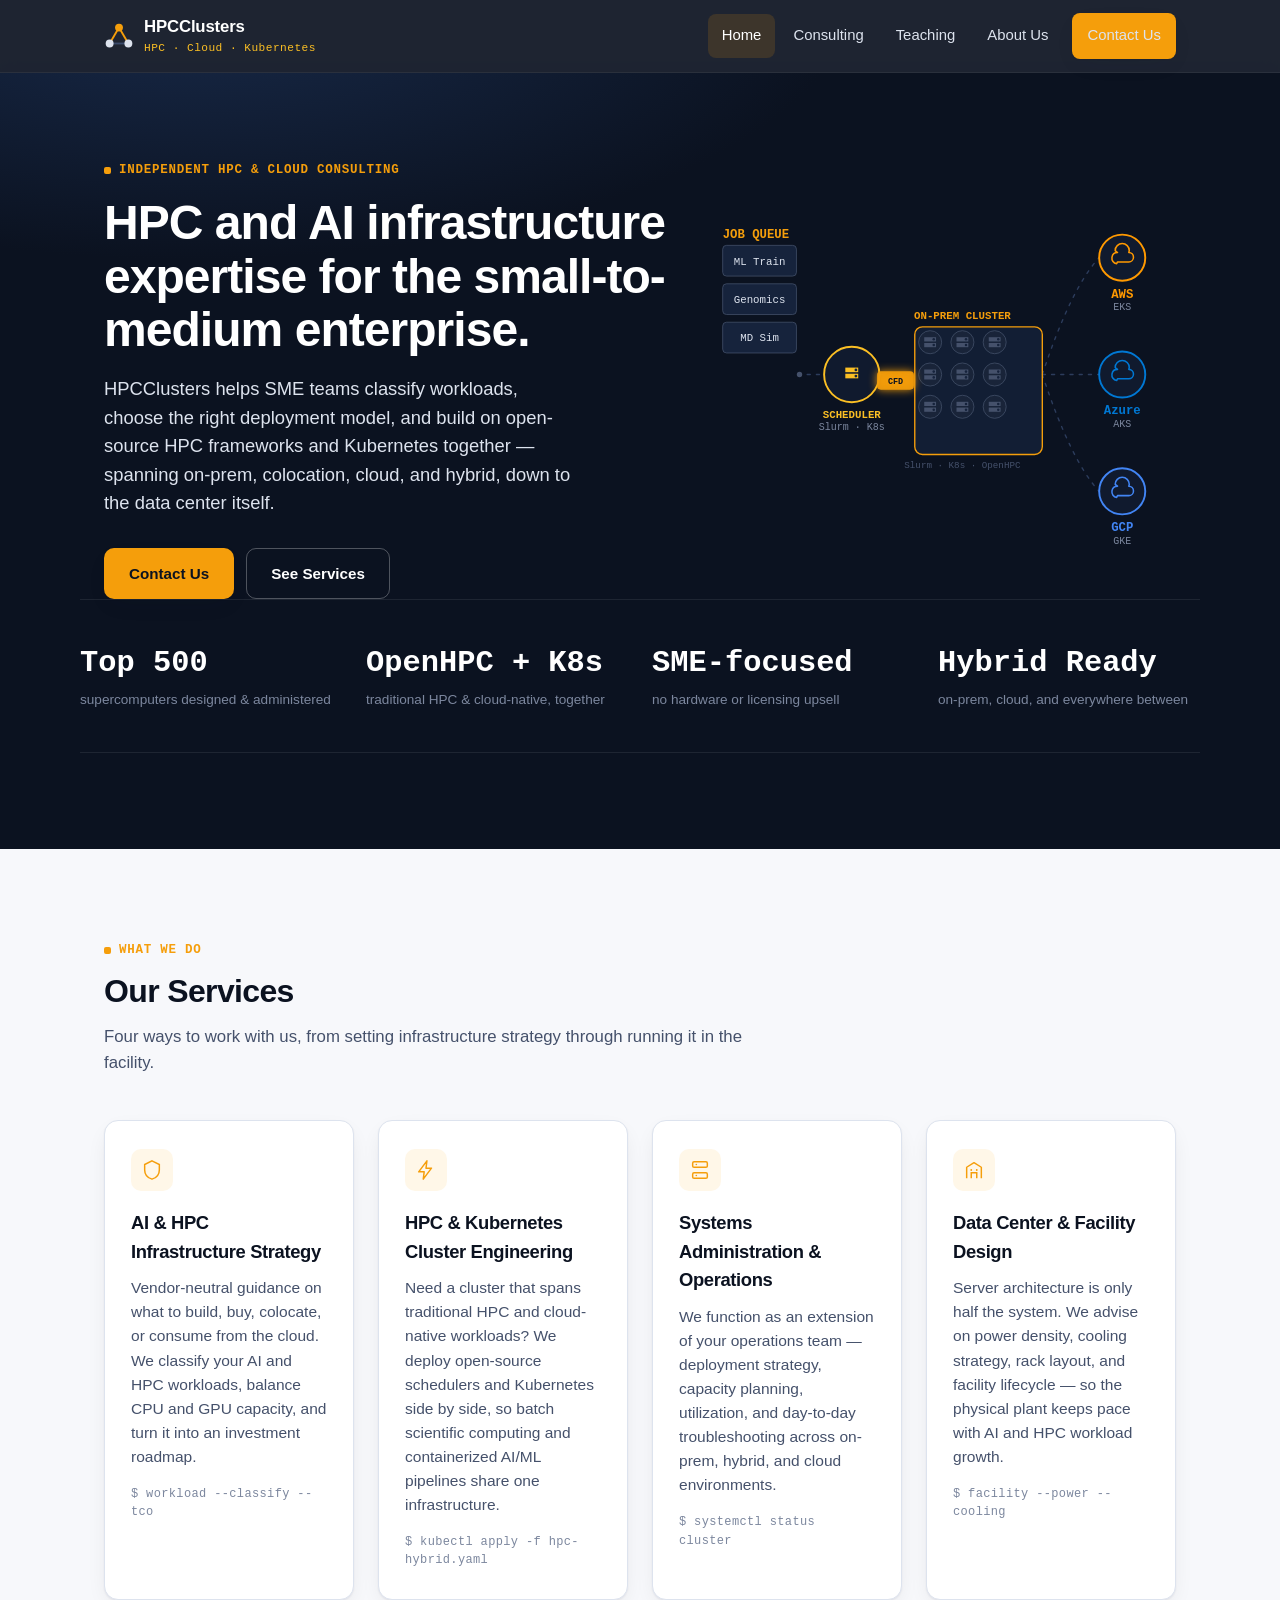
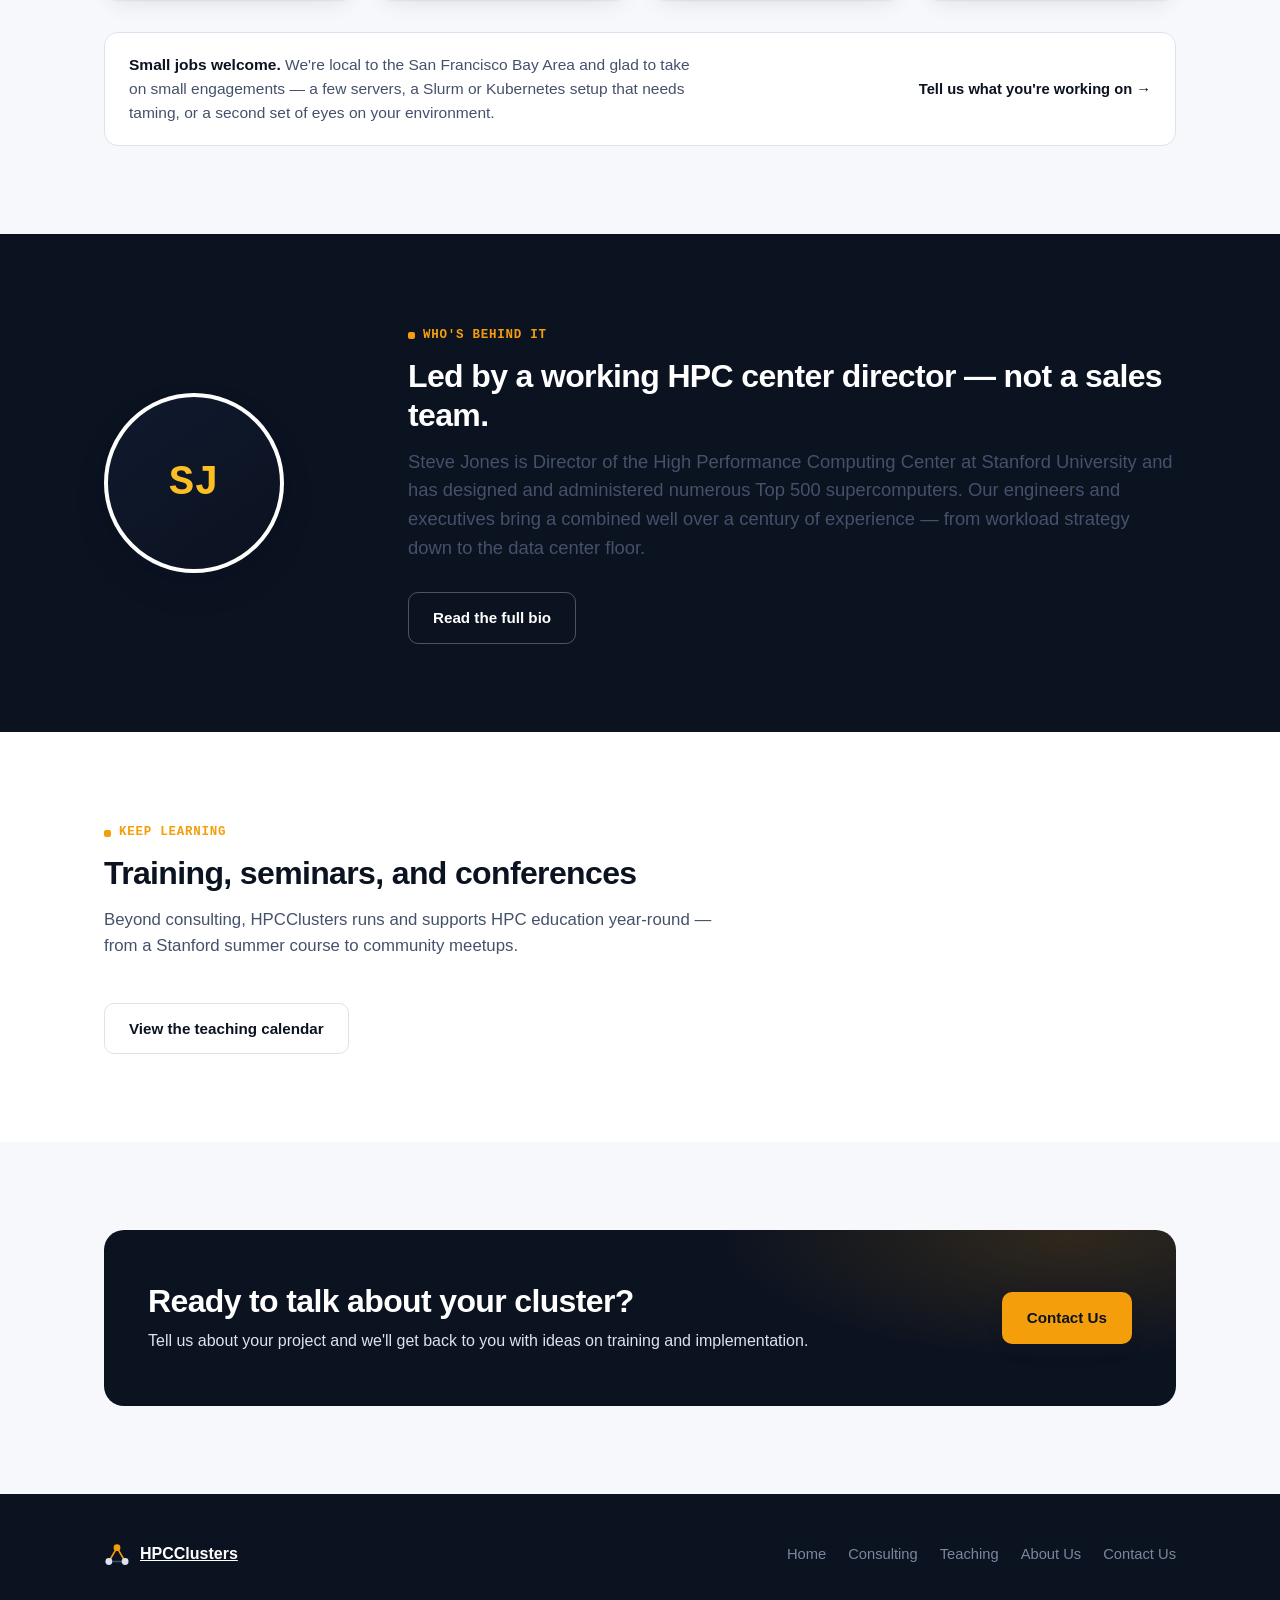
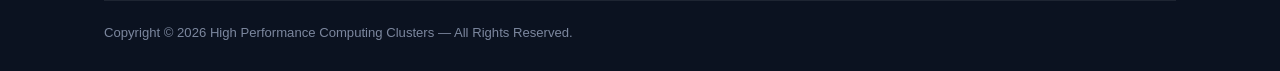
<file: index.html>
<!doctype html>
<html lang="en">
<head>
<meta charset="utf-8" />
<meta name="viewport" content="width=device-width, initial-scale=1" />
<title>HPCClusters — HPC, Cloud & Data Center Consulting</title>
<meta name="description" content="HPCClusters helps small-to-medium enterprises design, deploy, and operate HPC and AI infrastructure — open-source HPC frameworks and Kubernetes clusters, cloud and hybrid deployment strategy, and data center facility design." />
<link rel="stylesheet" href="assets/styles.css" />
</head>
<body>

<header class="site">
  <div class="wrap nav">
    <a class="brand" href="index.html">
      <svg class="mark" viewBox="0 0 32 32" xmlns="http://www.w3.org/2000/svg">
        <line x1="16" y1="7" x2="6" y2="24" stroke="#f59e0b" stroke-width="2"/>
        <line x1="16" y1="7" x2="26" y2="24" stroke="#f59e0b" stroke-width="2"/>
        <line x1="6" y1="24" x2="26" y2="24" stroke="#3a4a6b" stroke-width="2"/>
        <circle cx="16" cy="7" r="4.2" fill="#f59e0b"/>
        <circle cx="6" cy="24" r="4.2" fill="#dde3ee"/>
        <circle cx="26" cy="24" r="4.2" fill="#dde3ee"/>
      </svg>
      <span>HPCClusters<span class="sub">HPC · Cloud · Kubernetes</span></span>
    </a>
    <button class="nav-toggle" aria-label="Toggle navigation" aria-expanded="false">☰</button>
    <ul class="nav-links">
      <li><a href="index.html" class="active">Home</a></li>
      <li><a href="consulting.html">Consulting</a></li>
      <li><a href="teaching.html">Teaching</a></li>
      <li><a href="about.html">About Us</a></li>
      <li class="cta"><a href="contact.html" class="btn btn-primary">Contact Us</a></li>
    </ul>
  </div>
</header>

<section class="hero">
  <div class="wrap hero-grid">
    <div>
      <span class="eyebrow">Independent HPC &amp; cloud consulting</span>
      <h1>HPC and AI infrastructure expertise for the small-to-medium enterprise.</h1>
      <p class="lede">HPCClusters helps SME teams classify workloads, choose the right deployment model, and build on open-source HPC frameworks and Kubernetes together — spanning on-prem, colocation, cloud, and hybrid, down to the data center itself.</p>
      <div class="hero-actions">
        <a href="contact.html" class="btn btn-primary">Contact Us</a>
        <a href="#services" class="btn btn-ghost">See Services</a>
      </div>
    </div>
    <div>
      <canvas id="hpc-anim" class="hybrid-flow" width="600" height="480"
        role="img"
        aria-label="Animation showing HPC jobs dispatched to an on-premises cluster running Slurm and Kubernetes, with burst jobs routed to AWS EKS, Azure AKS, and Google GKE"></canvas>
    </div>
  </div>

  <div class="wrap stats">
    <div class="stat"><b>Top&nbsp;500</b><span>supercomputers designed &amp; administered</span></div>
    <div class="stat"><b>OpenHPC&nbsp;+&nbsp;K8s</b><span>traditional HPC &amp; cloud-native, together</span></div>
    <div class="stat"><b>SME‑focused</b><span>no hardware or licensing upsell</span></div>
    <div class="stat"><b>Hybrid&nbsp;Ready</b><span>on-prem, cloud, and everywhere between</span></div>
  </div>
</section>

<section id="services">
  <div class="wrap">
    <div class="section-head">
      <span class="eyebrow">What we do</span>
      <h2>Our Services</h2>
      <p>Four ways to work with us, from setting infrastructure strategy through running it in the facility.</p>
    </div>
    <div class="grid-4">
      <div class="card">
        <div class="icon">
          <svg width="22" height="22" viewBox="0 0 24 24" fill="none" xmlns="http://www.w3.org/2000/svg"><path d="M12 2l8 4v6c0 5-3.4 8.6-8 10-4.6-1.4-8-5-8-10V6l8-4z" stroke="currentColor" stroke-width="1.6"/></svg>
        </div>
        <h3>AI &amp; HPC Infrastructure Strategy</h3>
        <p>Vendor-neutral guidance on what to build, buy, colocate, or consume from the cloud. We classify your AI and HPC workloads, balance CPU and GPU capacity, and turn it into an investment roadmap.</p>
        <span class="tag">$ workload --classify --tco</span>
      </div>
      <div class="card">
        <div class="icon">
          <svg width="22" height="22" viewBox="0 0 24 24" fill="none" xmlns="http://www.w3.org/2000/svg"><path d="M13 2L4 14h6l-1 8 9-12h-6l1-8z" stroke="currentColor" stroke-width="1.6" stroke-linejoin="round"/></svg>
        </div>
        <h3>HPC &amp; Kubernetes Cluster Engineering</h3>
        <p>Need a cluster that spans traditional HPC and cloud-native workloads? We deploy open-source schedulers and Kubernetes side by side, so batch scientific computing and containerized AI/ML pipelines share one infrastructure.</p>
        <span class="tag">$ kubectl apply -f hpc-hybrid.yaml</span>
      </div>
      <div class="card">
        <div class="icon">
          <svg width="22" height="22" viewBox="0 0 24 24" fill="none" xmlns="http://www.w3.org/2000/svg"><rect x="4" y="3" width="16" height="6" rx="1.5" stroke="currentColor" stroke-width="1.6"/><rect x="4" y="15" width="16" height="6" rx="1.5" stroke="currentColor" stroke-width="1.6"/><circle cx="8" cy="6" r="0.9" fill="currentColor"/><circle cx="8" cy="18" r="0.9" fill="currentColor"/></svg>
        </div>
        <h3>Systems Administration &amp; Operations</h3>
        <p>We function as an extension of your operations team — deployment strategy, capacity planning, utilization, and day-to-day troubleshooting across on-prem, hybrid, and cloud environments.</p>
        <span class="tag">$ systemctl status cluster</span>
      </div>
      <div class="card">
        <div class="icon">
          <svg width="22" height="22" viewBox="0 0 24 24" fill="none" xmlns="http://www.w3.org/2000/svg"><path d="M4 21V9l8-5 8 5v12" stroke="currentColor" stroke-width="1.6" stroke-linejoin="round"/><path d="M9 21v-6h6v6" stroke="currentColor" stroke-width="1.6"/><path d="M9 12h.01M15 12h.01" stroke="currentColor" stroke-width="2" stroke-linecap="round"/></svg>
        </div>
        <h3>Data Center &amp; Facility Design</h3>
        <p>Server architecture is only half the system. We advise on power density, cooling strategy, rack layout, and facility lifecycle — so the physical plant keeps pace with AI and HPC workload growth.</p>
        <span class="tag">$ facility --power --cooling</span>
      </div>
    </div>
    <div class="small-jobs">
      <p><strong>Small jobs welcome.</strong> We're local to the San Francisco Bay Area and glad to take on small engagements — a few servers, a Slurm or Kubernetes setup that needs taming, or a second set of eyes on your environment.</p>
      <a href="contact.html">Tell us what you're working on →</a>
    </div>
  </div>
</section>

<section class="on-navy">
  <div class="wrap">
    <div class="bio-layout" style="align-items:center;">
      <div class="avatar">SJ</div>
      <div>
        <span class="eyebrow">Who's behind it</span>
        <h2 style="margin-top:10px;">Led by a working HPC center director — not a sales team.</h2>
        <p class="lede" style="margin-top:14px;">Steve Jones is Director of the High Performance Computing Center at Stanford University and has designed and administered numerous Top 500 supercomputers. Our engineers and executives bring a combined well over a century of experience — from workload strategy down to the data center floor.</p>
        <div class="hero-actions">
          <a href="about.html" class="btn btn-ghost">Read the full bio</a>
        </div>
      </div>
    </div>
  </div>
</section>

<section class="on-paper-alt">
  <div class="wrap">
    <div class="section-head">
      <span class="eyebrow">Keep learning</span>
      <h2>Training, seminars, and conferences</h2>
      <p>Beyond consulting, HPCClusters runs and supports HPC education year-round — from a Stanford summer course to community meetups.</p>
    </div>
    <div class="hero-actions">
      <a href="teaching.html" class="btn btn-outline">View the teaching calendar</a>
    </div>
  </div>
</section>

<section>
  <div class="wrap">
    <div class="cta-band">
      <div>
        <h2>Ready to talk about your cluster?</h2>
        <p>Tell us about your project and we'll get back to you with ideas on training and implementation.</p>
      </div>
      <a href="contact.html" class="btn btn-primary">Contact Us</a>
    </div>
  </div>
</section>

<footer class="site">
  <div class="wrap">
    <div class="footer-top">
      <a class="footer-brand" href="index.html">
        <svg class="mark" viewBox="0 0 32 32" xmlns="http://www.w3.org/2000/svg">
          <line x1="16" y1="7" x2="6" y2="24" stroke="#f59e0b" stroke-width="2"/>
          <line x1="16" y1="7" x2="26" y2="24" stroke="#f59e0b" stroke-width="2"/>
          <line x1="6" y1="24" x2="26" y2="24" stroke="#3a4a6b" stroke-width="2"/>
          <circle cx="16" cy="7" r="4.2" fill="#f59e0b"/>
          <circle cx="6" cy="24" r="4.2" fill="#dde3ee"/>
          <circle cx="26" cy="24" r="4.2" fill="#dde3ee"/>
        </svg>
        HPCClusters
      </a>
      <ul class="footer-links" style="list-style:none;padding:0;margin:0;">
        <li><a href="index.html">Home</a></li>
        <li><a href="consulting.html">Consulting</a></li>
        <li><a href="teaching.html">Teaching</a></li>
        <li><a href="about.html">About Us</a></li>
        <li><a href="contact.html">Contact Us</a></li>
      </ul>
    </div>
    <div class="footer-bottom">
      <span>Copyright © <span id="year">2026</span> High Performance Computing Clusters — All Rights Reserved.</span>
    </div>
  </div>
</footer>

<script src="assets/script.js"></script>
<script>
/* ============================================================
   HPC Cluster animation v3 — larger fonts & elements
   Canvas 600×480, fonts bumped ~50% vs v2
   ============================================================ */
(function () {
  'use strict';

  const canvas = document.getElementById('hpc-anim');
  if (!canvas) return;
  if (window.matchMedia('(prefers-reduced-motion: reduce)').matches) return;

  const ctx = canvas.getContext('2d');
  const dpr = Math.min(window.devicePixelRatio || 1, 2);
  const LW = 600, LH = 480;

  // Measure the canvas's actual CSS display size BEFORE changing its dimensions,
  // so the internal pixel count matches physical pixels exactly (no resampling blur).
  (function () {
    const r = canvas.getBoundingClientRect();
    const cssW = r.width  > 0 ? r.width  : LW;
    const cssH = r.height > 0 ? r.height : LH;
    canvas.width  = Math.round(cssW * dpr);
    canvas.height = Math.round(cssH * dpr);
    // Map logical LW×LH coordinate space onto the physical pixel grid.
    ctx.setTransform(canvas.width / LW, 0, 0, canvas.height / LH, 0, 0);
  })();

  /* ---- Colors ---- */
  const C = {
    navy900:  '#0b1220',
    navy800:  '#101a2e',
    navy700:  '#16233c',
    slate600: '#45516b',
    slate400: '#7c879e',
    slate200: '#dde3ee',
    pathLine: '#2c3c5c',
    amber:    '#f59e0b',
    amberBrt: '#fbbf24',
    aws:      '#FF9900',
    azure:    '#0078D4',
    gcp:      '#4285F4',
  };

  /* ---- Layout ---- */
  const QX = 10, QW = 96, QH = 40, QGAP = 10, QTOP = 72;
  const QEXIT_X = QX + QW + 2;

  const SCHED = { x: 178, y: 240, r: 36 };

  const GCOLS = 3, GROWS = 3, GSPACE = 42;
  const GCX = 322, GCY = 240, NODE_R = 15;
  const GNODES = [];
  for (let r = 0; r < GROWS; r++)
    for (let c = 0; c < GCOLS; c++)
      GNODES.push({
        x: GCX + (c - 1) * GSPACE,
        y: GCY + (r - 1) * GSPACE,
        active: 0,
        phaseOff: Math.random() * Math.PI * 2,
      });

  const CLOUD_R = 30;
  const CLOUDS = [
    { x: 530, y:  88, color: C.aws,   name: 'AWS',   k8s: 'EKS' },
    { x: 530, y: 240, color: C.azure, name: 'Azure', k8s: 'AKS' },
    { x: 530, y: 392, color: C.gcp,   name: 'GCP',   k8s: 'GKE' },
  ];

  const CPAD = 20;
  const CBOX = {
    x: GCX - GSPACE - CPAD,
    y: GCY - GSPACE - CPAD,
    w: GCOLS * GSPACE + CPAD * 2,
    h: GROWS * GSPACE + CPAD * 2,
  };

  /* ---- State ---- */
  const JOB_LABELS = ['CFD', 'ML Train', 'Genomics', 'MD Sim', 'FEA', 'LLM', 'Monte', 'DFT'];
  let labelIdx = 0, queue = [], packets = [];
  let lastSpawn = -2, lastDispatch = -3;

  /* ---- Helpers ---- */
  function lerp(a, b, t) { return a + (b - a) * t; }
  function quadBez(p0, cp, p1, t) {
    const ax = lerp(p0.x, cp.x, t), ay = lerp(p0.y, cp.y, t);
    const bx = lerp(cp.x, p1.x, t), by = lerp(cp.y, p1.y, t);
    return { x: lerp(ax, bx, t), y: lerp(ay, by, t) };
  }
  function rrect(x, y, w, h, r) { ctx.beginPath(); ctx.roundRect(x, y, w, h, r); }

  /* ---- Spawn / dispatch ---- */
  function spawnJob() {
    if (queue.length < 5) queue.push({ label: JOB_LABELS[labelIdx++ % JOB_LABELS.length] });
  }

  function dispatchJob() {
    if (!queue.length) return;
    const job = queue.shift();
    const toCloud = Math.random() < 0.38;
    const startY = QTOP + QH / 2;

    if (toCloud) {
      const cl = CLOUDS[Math.floor(Math.random() * CLOUDS.length)];
      const cpx = lerp(SCHED.x, cl.x, 0.5);
      const cpy = lerp(SCHED.y, cl.y, 0.5) + (cl.y < SCHED.y ? -32 : cl.y > SCHED.y ? 32 : 0);
      packets.push({ job, color: cl.color, phase: 0, t: 0,
        p0: { x: QEXIT_X, y: startY }, p1: { x: SCHED.x, y: SCHED.y },
        p2: { x: cl.x - CLOUD_R, y: cl.y }, cp: { x: cpx, y: cpy },
        targetNode: null, isCloud: true });
    } else {
      const idle = GNODES.filter(n => n.active <= 0);
      if (!idle.length) { queue.unshift(job); return; }
      const node = idle[Math.floor(Math.random() * idle.length)];
      const cpx = lerp(SCHED.x, node.x, 0.5);
      const cpy = lerp(SCHED.y, node.y, 0.5) - 12;
      packets.push({ job, color: C.amber, phase: 0, t: 0,
        p0: { x: QEXIT_X, y: startY }, p1: { x: SCHED.x, y: SCHED.y },
        p2: { x: node.x, y: node.y }, cp: { x: cpx, y: cpy },
        targetNode: node, isCloud: false });
      node.active = 0.01;
    }
  }

  /* ---- Drawing ---- */
  function drawPath(x1, y1, x2, y2, cpx, cpy) {
    ctx.beginPath();
    if (cpx !== undefined) { ctx.moveTo(x1, y1); ctx.quadraticCurveTo(cpx, cpy, x2, y2); }
    else { ctx.moveTo(x1, y1); ctx.lineTo(x2, y2); }
    ctx.stroke();
  }

  function drawServerIcon(cx, cy, color, scale) {
    const s = scale || 1;
    const w = 14 * s, h = 5 * s;
    ctx.fillStyle = color;
    ctx.fillRect(cx - w / 2, cy - h - 1, w, h);
    ctx.fillRect(cx - w / 2, cy + 1, w, h);
    ctx.fillStyle = C.navy700;
    ctx.beginPath(); ctx.arc(cx + w / 2 - 3, cy - h / 2 - 1, 1.5 * s, 0, Math.PI * 2); ctx.fill();
    ctx.beginPath(); ctx.arc(cx + w / 2 - 3, cy + h / 2 + 1, 1.5 * s, 0, Math.PI * 2); ctx.fill();
  }

  function drawCloudShape(cx, cy, size, color) {
    const s = size / 18;
    ctx.save(); ctx.translate(cx, cy); ctx.scale(s, s);
    ctx.strokeStyle = color; ctx.lineWidth = 2 / s; ctx.lineJoin = 'round';
    ctx.beginPath();
    ctx.arc(-5, 3, 6,  Math.PI * 0.55, Math.PI * 1.5);
    ctx.arc( 0,-5, 7.5, Math.PI, 0);
    ctx.arc( 7, 2, 5,  Math.PI * 1.5, Math.PI * 0.5);
    ctx.lineTo(-5, 7); ctx.closePath(); ctx.stroke();
    ctx.restore();
  }

  /* ---- Main frame ---- */
  let rafId, prevT = 0;

  function frame(ts) {
    const now = ts * 0.001;
    const dt  = Math.min(now - prevT, 0.05);
    prevT = now;

    if (now - lastSpawn    > 1.7)                     { spawnJob();    lastSpawn    = now; }
    if (now - lastDispatch > 2.3 && queue.length > 0) { dispatchJob(); lastDispatch = now; }

    GNODES.forEach(n => { if (n.active > 0) n.active -= dt; });

    packets.forEach(p => {
      if (p.phase === 0) { p.t += 0.026; if (p.t >= 1) { p.phase = 1; p.t = 0; } }
      else               { p.t += 0.018; if (p.t >= 1) { p.done = true; if (!p.isCloud && p.targetNode) p.targetNode.active = 3 + Math.random() * 5; } }
    });
    packets = packets.filter(p => !p.done);

    /* ===== RENDER ===== */
    ctx.clearRect(0, 0, LW, LH);

    /* -- Paths -- */
    ctx.save();
    ctx.setLineDash([4, 8]); ctx.strokeStyle = C.pathLine; ctx.lineWidth = 1.8; ctx.lineCap = 'round';
    drawPath(QEXIT_X, SCHED.y, SCHED.x - SCHED.r - 1, SCHED.y);
    drawPath(SCHED.x + SCHED.r + 1, SCHED.y, CBOX.x, SCHED.y);
    CLOUDS.forEach(cl => {
      const ox = CBOX.x + CBOX.w, oy = SCHED.y;
      const cpx = (ox + cl.x - CLOUD_R) / 2;
      const cpy = (oy + cl.y) / 2 + (cl.y < oy ? -36 : cl.y > oy ? 36 : 0);
      drawPath(ox, oy, cl.x - CLOUD_R, cl.y, cpx, cpy);
    });
    ctx.restore();

    /* -- Job queue -- */
    ctx.fillStyle = C.amber;
    ctx.font = 'bold 16px monospace';
    ctx.textAlign = 'left';
    ctx.fillText('JOB QUEUE', QX, QTOP - 10);

    queue.forEach((job, i) => {
      const qy = QTOP + i * (QH + QGAP);
      rrect(QX, qy, QW, QH, 5);
      ctx.fillStyle = C.navy700; ctx.fill();
      ctx.strokeStyle = C.slate600; ctx.lineWidth = 1; ctx.stroke();
      ctx.fillStyle = C.slate200;
      ctx.font = '14px monospace';
      ctx.textAlign = 'center';
      ctx.fillText(job.label, QX + QW / 2, qy + QH / 2 + 5);
    });

    ctx.fillStyle = C.slate600;
    ctx.beginPath(); ctx.arc(QEXIT_X + 2, SCHED.y, 3.5, 0, Math.PI * 2); ctx.fill();

    /* -- Scheduler -- */
    ctx.save();
    ctx.beginPath(); ctx.arc(SCHED.x, SCHED.y, SCHED.r, 0, Math.PI * 2);
    ctx.fillStyle = C.navy800; ctx.fill();
    ctx.strokeStyle = C.amberBrt; ctx.lineWidth = 2.5; ctx.stroke();
    drawServerIcon(SCHED.x, SCHED.y - 2, C.amberBrt, 1.2);
    ctx.fillStyle = C.amberBrt;
    ctx.font = 'bold 14px monospace';
    ctx.textAlign = 'center';
    ctx.fillText('SCHEDULER', SCHED.x, SCHED.y + SCHED.r + 20);
    ctx.fillStyle = C.slate400;
    ctx.font = '13px monospace';
    ctx.fillText('Slurm · K8s', SCHED.x, SCHED.y + SCHED.r + 36);
    ctx.restore();

    /* -- Cluster box -- */
    rrect(CBOX.x, CBOX.y, CBOX.w, CBOX.h, 10);
    ctx.fillStyle = 'rgba(22,35,60,0.72)'; ctx.fill();
    ctx.strokeStyle = C.amber; ctx.lineWidth = 1.8; ctx.stroke();

    ctx.fillStyle = C.amber;
    ctx.font = 'bold 14px monospace';
    ctx.textAlign = 'center';
    ctx.fillText('ON-PREM CLUSTER', GCX, CBOX.y - 10);

    ctx.fillStyle = C.slate600;
    ctx.font = '12px monospace';
    ctx.fillText('Slurm · K8s · OpenHPC', GCX, CBOX.y + CBOX.h + 18);

    /* Compute nodes */
    GNODES.forEach(n => {
      const active = n.active > 0;
      const pulse  = active ? Math.sin(ts * 0.0025 + n.phaseOff) * 0.4 + 0.6 : 0;
      ctx.save();
      if (active) { ctx.shadowColor = C.amber; ctx.shadowBlur = 12 * pulse; }
      ctx.beginPath(); ctx.arc(n.x, n.y, NODE_R, 0, Math.PI * 2);
      ctx.fillStyle   = active ? `rgba(245,158,11,${0.06 + pulse * 0.14})` : 'rgba(255,255,255,0.03)';
      ctx.fill();
      ctx.strokeStyle = active ? C.amber : C.slate600;
      ctx.lineWidth   = active ? 2 : 1;
      ctx.stroke();
      ctx.restore();
      drawServerIcon(n.x, n.y, active ? C.amber : C.slate600, 1.1);
    });

    /* -- Cloud nodes -- */
    CLOUDS.forEach(cl => {
      ctx.save();
      ctx.beginPath(); ctx.arc(cl.x, cl.y, CLOUD_R, 0, Math.PI * 2);
      ctx.fillStyle = C.navy800; ctx.fill();
      ctx.strokeStyle = cl.color; ctx.lineWidth = 2.5; ctx.stroke();
      drawCloudShape(cl.x, cl.y - 3, 22, cl.color);
      ctx.fillStyle = cl.color;
      ctx.font = 'bold 16px monospace';
      ctx.textAlign = 'center';
      ctx.fillText(cl.name, cl.x, cl.y + CLOUD_R + 22);
      ctx.fillStyle = C.slate400;
      ctx.font = '13px monospace';
      ctx.fillText(cl.k8s, cl.x, cl.y + CLOUD_R + 38);
      ctx.restore();
    });

    /* -- In-flight packets -- */
    packets.forEach(p => {
      let pos;
      if (p.phase === 0) pos = { x: lerp(p.p0.x, p.p1.x, p.t), y: lerp(p.p0.y, p.p1.y, p.t) };
      else               pos = quadBez(p.p1, p.cp, p.p2, p.t);

      const pw = 48, ph = 24;
      ctx.save();
      ctx.shadowColor = p.color; ctx.shadowBlur = 8;
      rrect(pos.x - pw / 2, pos.y - ph / 2, pw, ph, 5);
      ctx.fillStyle = p.color; ctx.globalAlpha = 0.93; ctx.fill(); ctx.globalAlpha = 1;
      ctx.fillStyle = (p.color === C.amber) ? '#0b1220' : '#ffffff';
      ctx.font = 'bold 11px monospace';
      ctx.textAlign = 'center';
      ctx.fillText(p.job.label.substring(0, 7), pos.x, pos.y + 4);
      ctx.restore();
    });

    rafId = requestAnimationFrame(frame);
  }

  /* Seed the queue */
  spawnJob(); spawnJob(); spawnJob();

  /* Pause when off-screen */
  const io = new IntersectionObserver(([e]) => {
    if (e.isIntersecting) { if (!rafId) rafId = requestAnimationFrame(frame); }
    else { cancelAnimationFrame(rafId); rafId = null; }
  }, { threshold: 0.1 });
  io.observe(canvas);

  rafId = requestAnimationFrame(frame);
})();
</script>
</body>
</html>
</file>
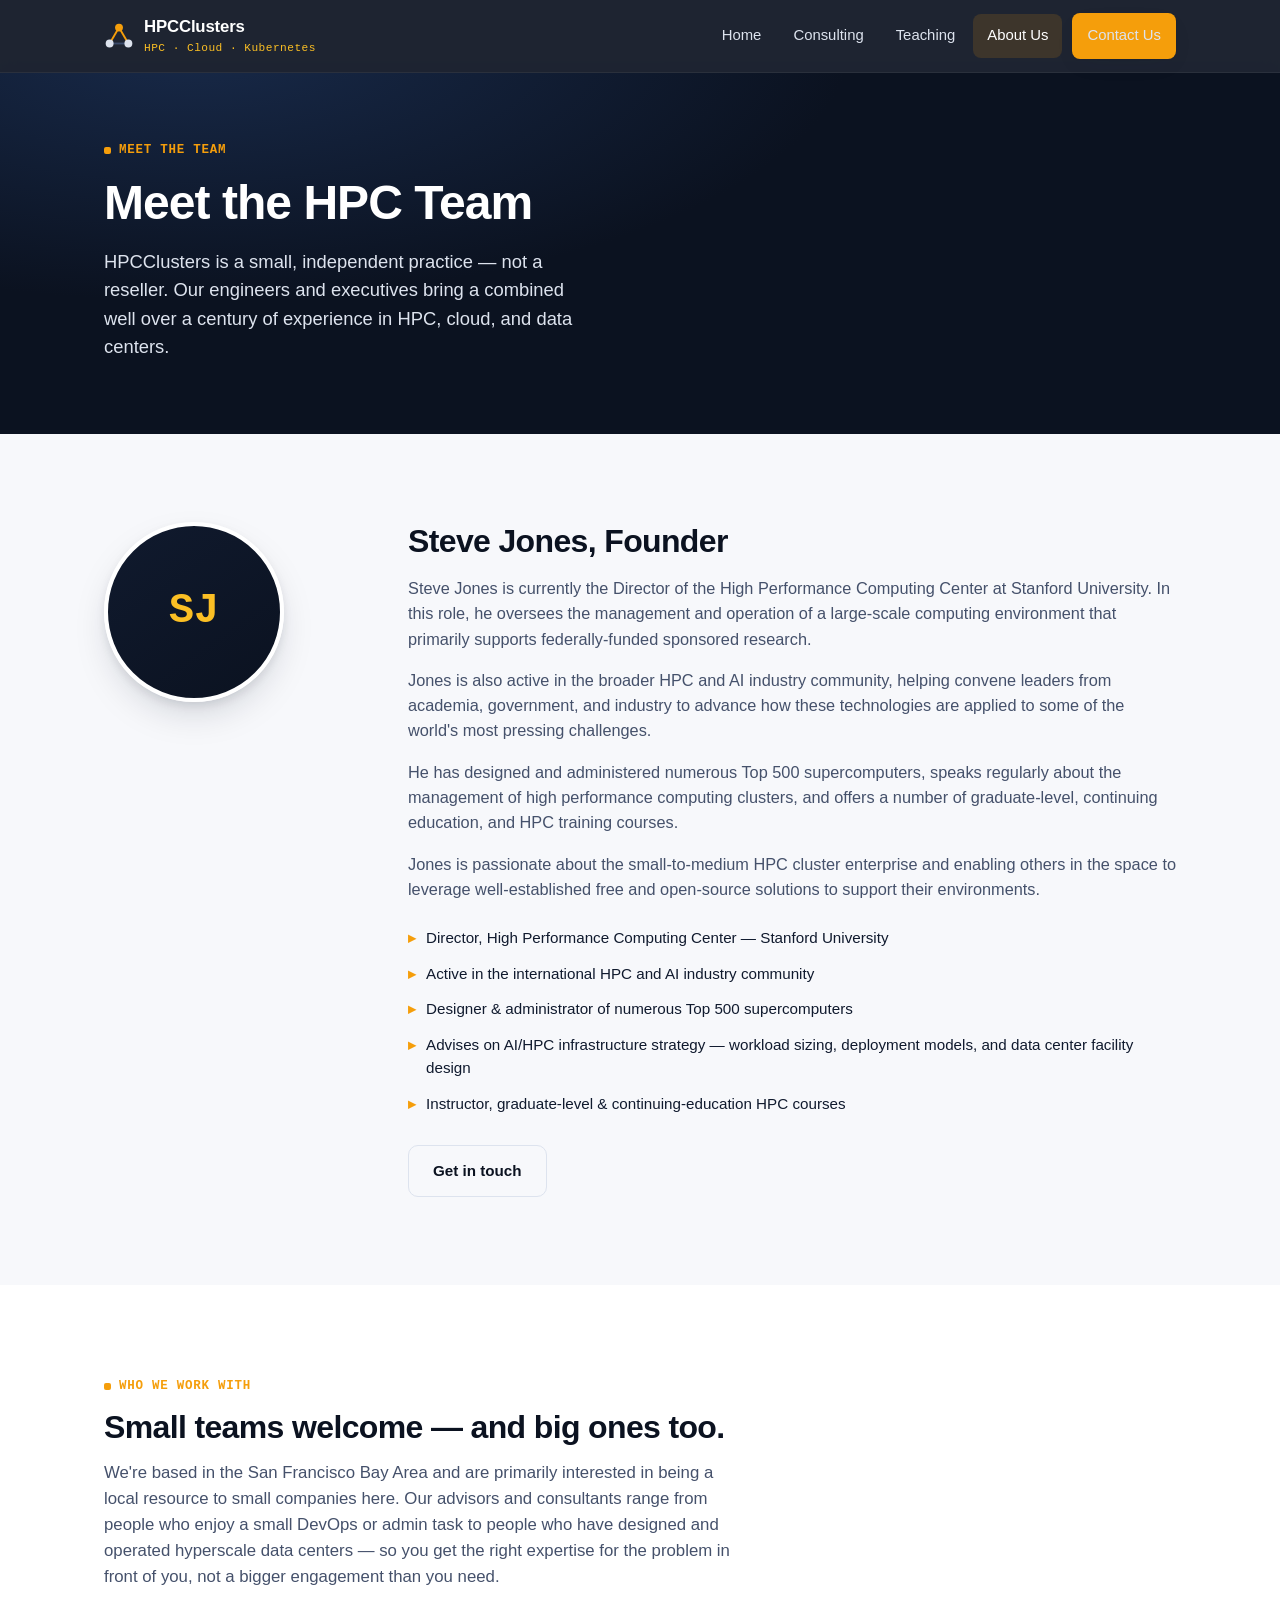
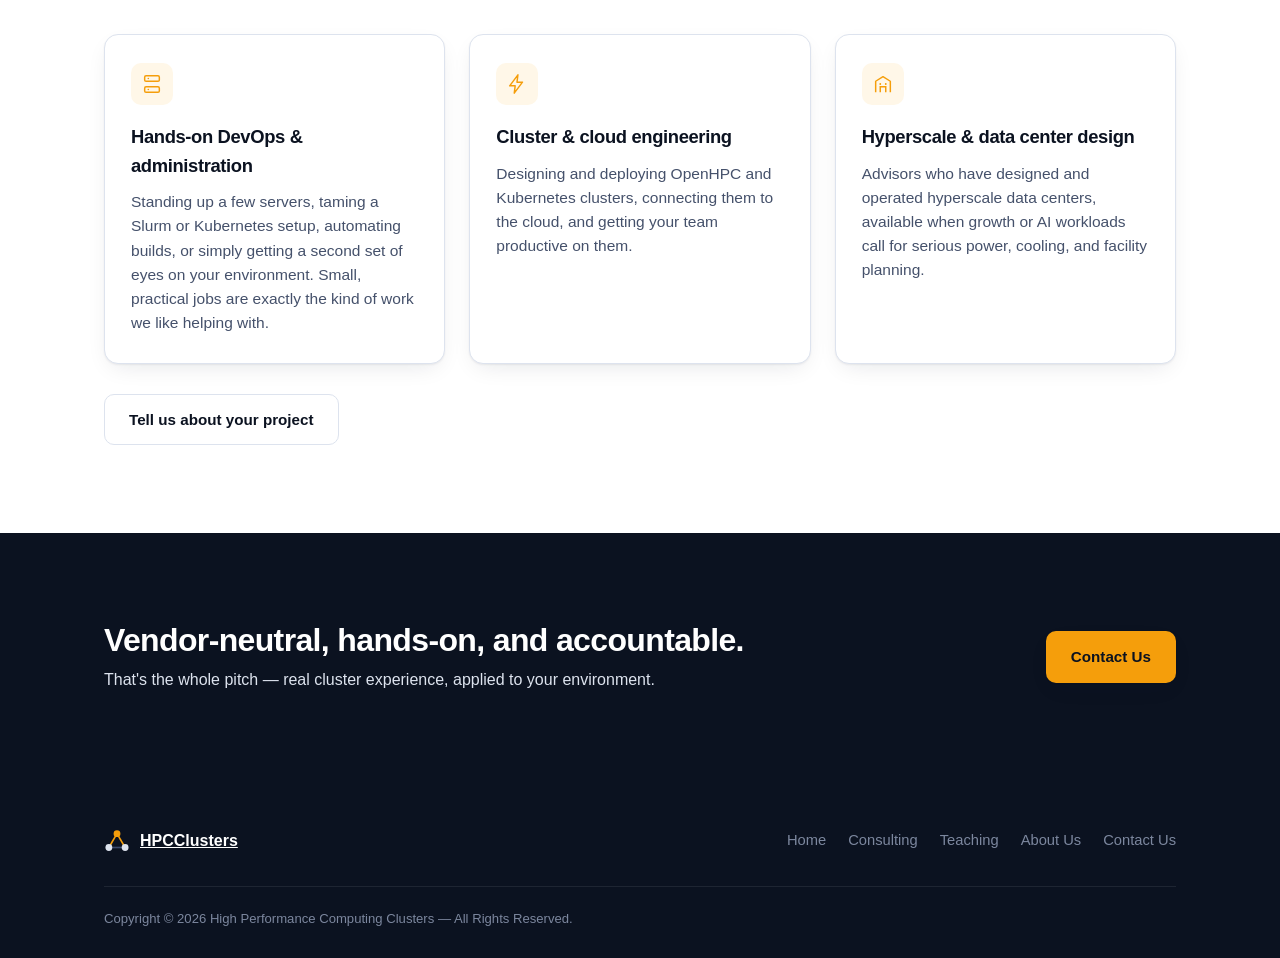
<file: about.html>
<!doctype html>
<html lang="en">
<head>
<meta charset="utf-8" />
<meta name="viewport" content="width=device-width, initial-scale=1" />
<title>About Us — HPCClusters</title>
<meta name="description" content="Meet the HPC team behind HPCClusters, led by Stanford HPC Center Director Steve Jones." />
<link rel="stylesheet" href="assets/styles.css" />
</head>
<body>

<header class="site">
  <div class="wrap nav">
    <a class="brand" href="index.html">
      <svg class="mark" viewBox="0 0 32 32" xmlns="http://www.w3.org/2000/svg">
        <line x1="16" y1="7" x2="6" y2="24" stroke="#f59e0b" stroke-width="2"/>
        <line x1="16" y1="7" x2="26" y2="24" stroke="#f59e0b" stroke-width="2"/>
        <line x1="6" y1="24" x2="26" y2="24" stroke="#3a4a6b" stroke-width="2"/>
        <circle cx="16" cy="7" r="4.2" fill="#f59e0b"/>
        <circle cx="6" cy="24" r="4.2" fill="#dde3ee"/>
        <circle cx="26" cy="24" r="4.2" fill="#dde3ee"/>
      </svg>
      <span>HPCClusters<span class="sub">HPC · Cloud · Kubernetes</span></span>
    </a>
    <button class="nav-toggle" aria-label="Toggle navigation" aria-expanded="false">☰</button>
    <ul class="nav-links">
      <li><a href="index.html">Home</a></li>
      <li><a href="consulting.html">Consulting</a></li>
      <li><a href="teaching.html">Teaching</a></li>
      <li><a href="about.html" class="active">About Us</a></li>
      <li class="cta"><a href="contact.html" class="btn btn-primary">Contact Us</a></li>
    </ul>
  </div>
</header>

<section class="hero hero-small">
  <div class="wrap">
    <span class="eyebrow">Meet the team</span>
    <h1>Meet the HPC Team</h1>
    <p class="lede">HPCClusters is a small, independent practice — not a reseller. Our engineers and executives bring a combined well over a century of experience in HPC, cloud, and data centers.</p>
  </div>
</section>

<section>
  <div class="wrap">
    <div class="bio-layout">
      <div class="avatar">SJ</div>
      <div class="bio">
        <h2>Steve Jones, Founder</h2>
        <p style="margin-top:16px;">Steve Jones is currently the Director of the High Performance Computing Center at Stanford University. In this role, he oversees the management and operation of a large-scale computing environment that primarily supports federally-funded sponsored research.</p>
        <p>Jones is also active in the broader HPC and AI industry community, helping convene leaders from academia, government, and industry to advance how these technologies are applied to some of the world's most pressing challenges.</p>
        <p>He has designed and administered numerous Top 500 supercomputers, speaks regularly about the management of high performance computing clusters, and offers a number of graduate-level, continuing education, and HPC training courses.</p>
        <p>Jones is passionate about the small-to-medium HPC cluster enterprise and enabling others in the space to leverage well-established free and open-source solutions to support their environments.</p>

        <ul class="credentials">
          <li>Director, High Performance Computing Center — Stanford University</li>
          <li>Active in the international HPC and AI industry community</li>
          <li>Designer &amp; administrator of numerous Top 500 supercomputers</li>
          <li>Advises on AI/HPC infrastructure strategy — workload sizing, deployment models, and data center facility design</li>
          <li>Instructor, graduate-level &amp; continuing-education HPC courses</li>
        </ul>

        <div class="hero-actions">
          <a href="contact.html" class="btn btn-outline">Get in touch</a>
        </div>
      </div>
    </div>
  </div>
</section>

<section class="on-paper-alt">
  <div class="wrap">
    <div class="section-head">
      <span class="eyebrow">Who we work with</span>
      <h2>Small teams welcome — and big ones too.</h2>
      <p>We're based in the San Francisco Bay Area and are primarily interested in being a local resource to small companies here. Our advisors and consultants range from people who enjoy a small DevOps or admin task to people who have designed and operated hyperscale data centers — so you get the right expertise for the problem in front of you, not a bigger engagement than you need.</p>
    </div>
    <div class="grid-3">
      <div class="card">
        <div class="icon">
          <svg width="22" height="22" viewBox="0 0 24 24" fill="none" xmlns="http://www.w3.org/2000/svg"><rect x="4" y="3" width="16" height="6" rx="1.5" stroke="currentColor" stroke-width="1.6"/><rect x="4" y="15" width="16" height="6" rx="1.5" stroke="currentColor" stroke-width="1.6"/><circle cx="8" cy="6" r="0.9" fill="currentColor"/><circle cx="8" cy="18" r="0.9" fill="currentColor"/></svg>
        </div>
        <h3>Hands-on DevOps &amp; administration</h3>
        <p>Standing up a few servers, taming a Slurm or Kubernetes setup, automating builds, or simply getting a second set of eyes on your environment. Small, practical jobs are exactly the kind of work we like helping with.</p>
      </div>
      <div class="card">
        <div class="icon">
          <svg width="22" height="22" viewBox="0 0 24 24" fill="none" xmlns="http://www.w3.org/2000/svg"><path d="M13 2L4 14h6l-1 8 9-12h-6l1-8z" stroke="currentColor" stroke-width="1.6" stroke-linejoin="round"/></svg>
        </div>
        <h3>Cluster &amp; cloud engineering</h3>
        <p>Designing and deploying OpenHPC and Kubernetes clusters, connecting them to the cloud, and getting your team productive on them.</p>
      </div>
      <div class="card">
        <div class="icon">
          <svg width="22" height="22" viewBox="0 0 24 24" fill="none" xmlns="http://www.w3.org/2000/svg"><path d="M4 21V9l8-5 8 5v12" stroke="currentColor" stroke-width="1.6" stroke-linejoin="round"/><path d="M9 21v-6h6v6" stroke="currentColor" stroke-width="1.6"/><path d="M9 12h.01M15 12h.01" stroke="currentColor" stroke-width="2" stroke-linecap="round"/></svg>
        </div>
        <h3>Hyperscale &amp; data center design</h3>
        <p>Advisors who have designed and operated hyperscale data centers, available when growth or AI workloads call for serious power, cooling, and facility planning.</p>
      </div>
    </div>
    <div class="hero-actions">
      <a href="contact.html" class="btn btn-outline">Tell us about your project</a>
    </div>
  </div>
</section>

<section class="on-navy">
  <div class="wrap">
    <div class="cta-band" style="background:none;padding:0;">
      <div>
        <h2>Vendor-neutral, hands-on, and accountable.</h2>
        <p>That's the whole pitch — real cluster experience, applied to your environment.</p>
      </div>
      <a href="contact.html" class="btn btn-primary">Contact Us</a>
    </div>
  </div>
</section>

<footer class="site">
  <div class="wrap">
    <div class="footer-top">
      <a class="footer-brand" href="index.html">
        <svg class="mark" viewBox="0 0 32 32" xmlns="http://www.w3.org/2000/svg">
          <line x1="16" y1="7" x2="6" y2="24" stroke="#f59e0b" stroke-width="2"/>
          <line x1="16" y1="7" x2="26" y2="24" stroke="#f59e0b" stroke-width="2"/>
          <line x1="6" y1="24" x2="26" y2="24" stroke="#3a4a6b" stroke-width="2"/>
          <circle cx="16" cy="7" r="4.2" fill="#f59e0b"/>
          <circle cx="6" cy="24" r="4.2" fill="#dde3ee"/>
          <circle cx="26" cy="24" r="4.2" fill="#dde3ee"/>
        </svg>
        HPCClusters
      </a>
      <ul class="footer-links" style="list-style:none;padding:0;margin:0;">
        <li><a href="index.html">Home</a></li>
        <li><a href="consulting.html">Consulting</a></li>
        <li><a href="teaching.html">Teaching</a></li>
        <li><a href="about.html">About Us</a></li>
        <li><a href="contact.html">Contact Us</a></li>
      </ul>
    </div>
    <div class="footer-bottom">
      <span>Copyright © <span id="year">2026</span> High Performance Computing Clusters — All Rights Reserved.</span>
    </div>
  </div>
</footer>

<script src="assets/script.js"></script>
</body>
</html>
</file>
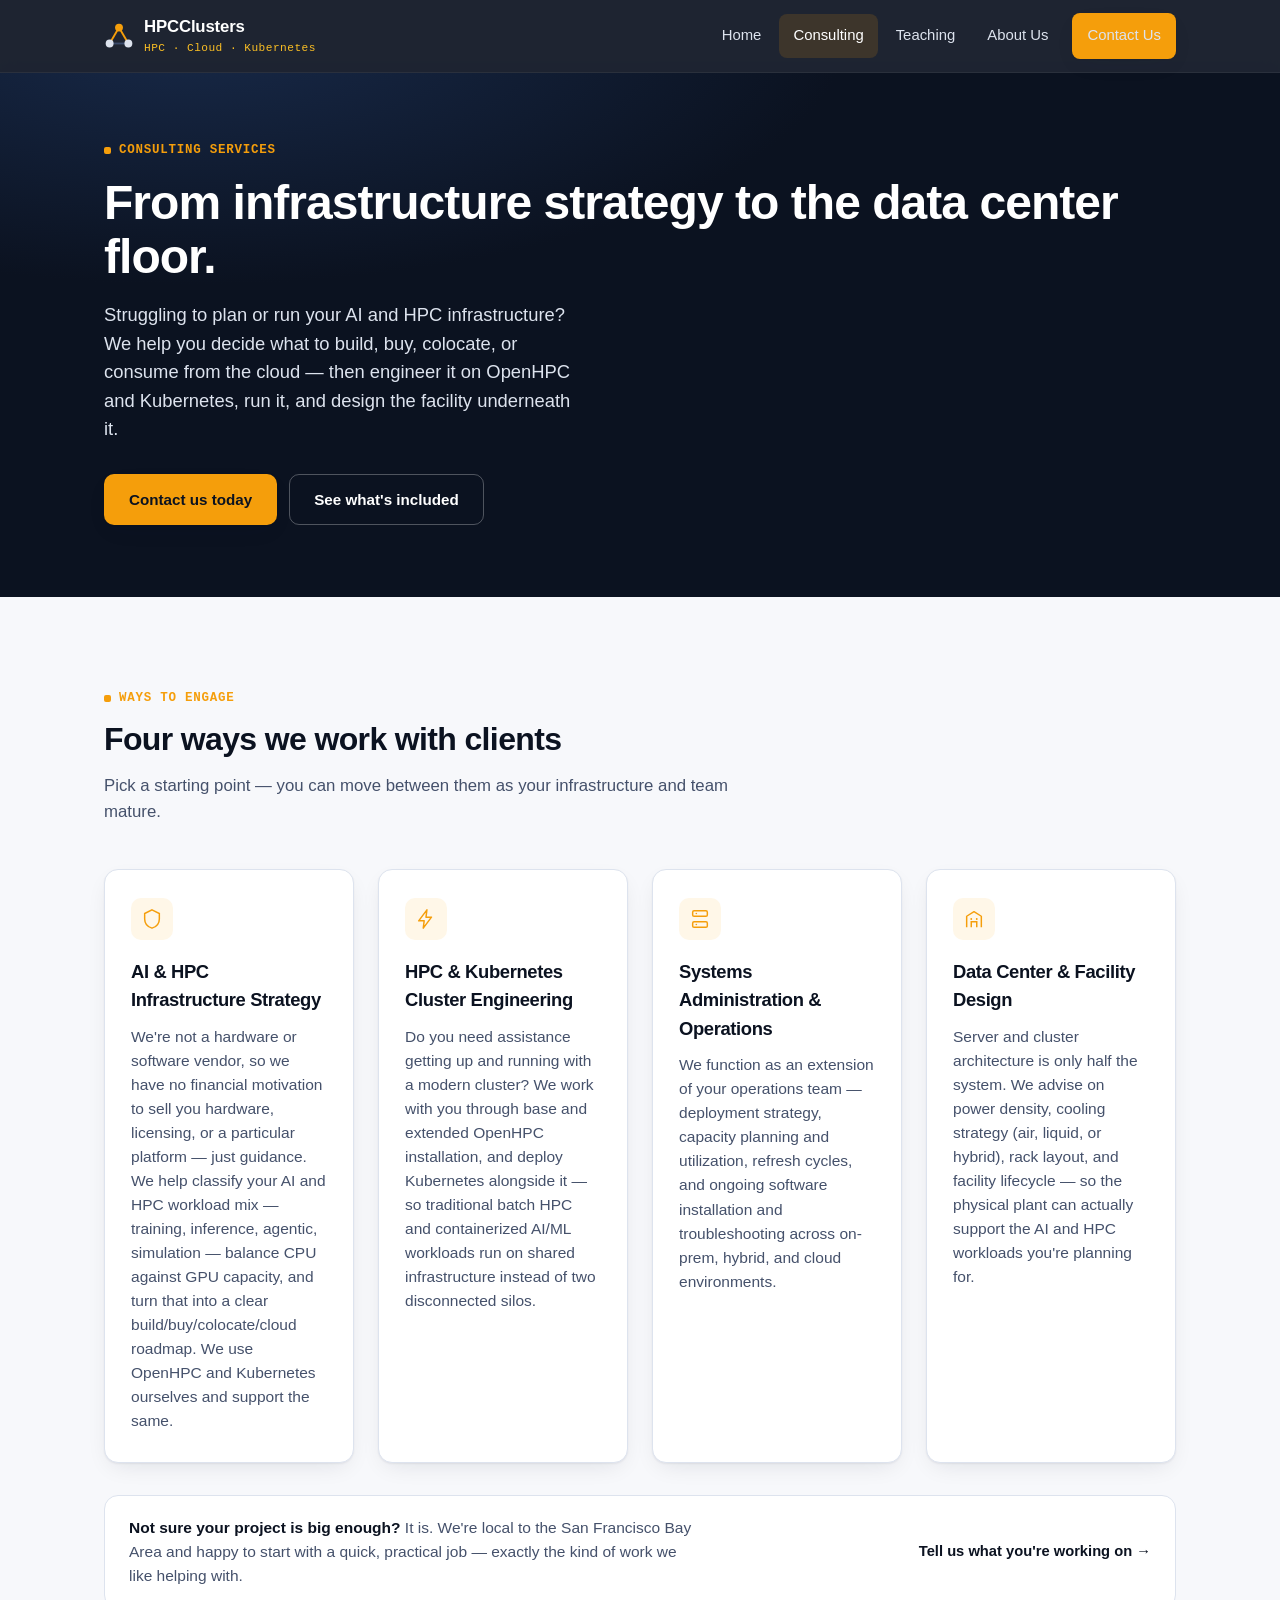
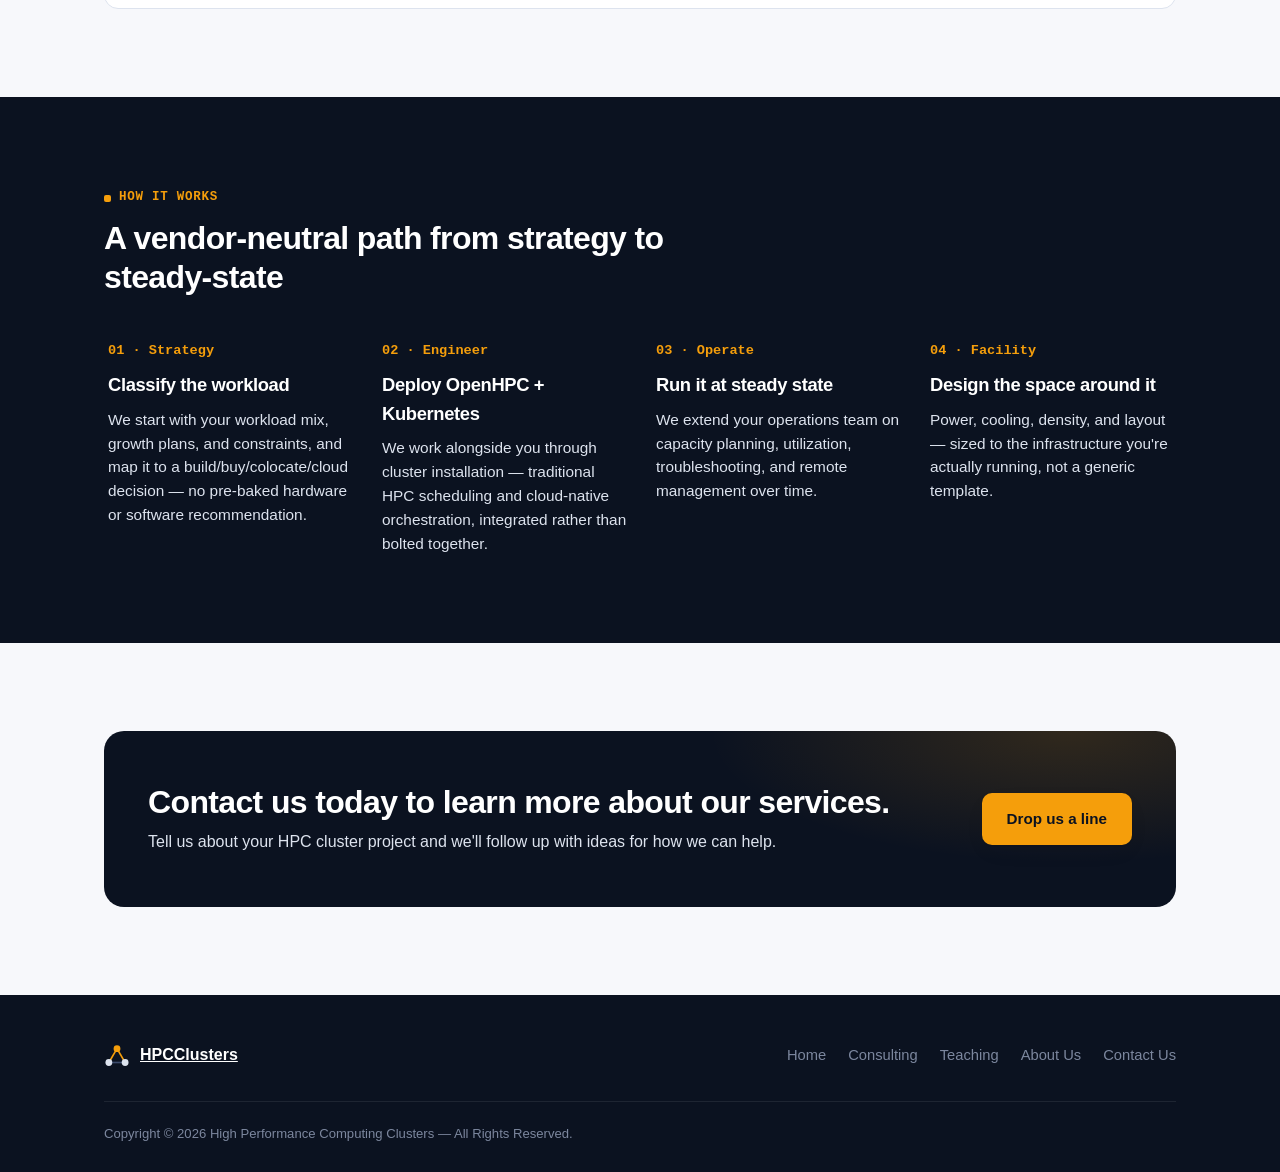
<file: consulting.html>
<!doctype html>
<html lang="en">
<head>
<meta charset="utf-8" />
<meta name="viewport" content="width=device-width, initial-scale=1" />
<title>Consulting — HPCClusters</title>
<meta name="description" content="Independent, vendor-neutral consulting on AI/HPC infrastructure strategy, OpenHPC and Kubernetes cluster engineering, operations, and data center facility design." />
<link rel="stylesheet" href="assets/styles.css" />
</head>
<body>

<header class="site">
  <div class="wrap nav">
    <a class="brand" href="index.html">
      <svg class="mark" viewBox="0 0 32 32" xmlns="http://www.w3.org/2000/svg">
        <line x1="16" y1="7" x2="6" y2="24" stroke="#f59e0b" stroke-width="2"/>
        <line x1="16" y1="7" x2="26" y2="24" stroke="#f59e0b" stroke-width="2"/>
        <line x1="6" y1="24" x2="26" y2="24" stroke="#3a4a6b" stroke-width="2"/>
        <circle cx="16" cy="7" r="4.2" fill="#f59e0b"/>
        <circle cx="6" cy="24" r="4.2" fill="#dde3ee"/>
        <circle cx="26" cy="24" r="4.2" fill="#dde3ee"/>
      </svg>
      <span>HPCClusters<span class="sub">HPC · Cloud · Kubernetes</span></span>
    </a>
    <button class="nav-toggle" aria-label="Toggle navigation" aria-expanded="false">☰</button>
    <ul class="nav-links">
      <li><a href="index.html">Home</a></li>
      <li><a href="consulting.html" class="active">Consulting</a></li>
      <li><a href="teaching.html">Teaching</a></li>
      <li><a href="about.html">About Us</a></li>
      <li class="cta"><a href="contact.html" class="btn btn-primary">Contact Us</a></li>
    </ul>
  </div>
</header>

<section class="hero hero-small">
  <div class="wrap">
    <span class="eyebrow">Consulting services</span>
    <h1>From infrastructure strategy to the data center floor.</h1>
    <p class="lede">Struggling to plan or run your AI and HPC infrastructure? We help you decide what to build, buy, colocate, or consume from the cloud — then engineer it on OpenHPC and Kubernetes, run it, and design the facility underneath it.</p>
    <div class="hero-actions">
      <a href="contact.html" class="btn btn-primary">Contact us today</a>
      <a href="#offerings" class="btn btn-ghost">See what's included</a>
    </div>
  </div>
</section>

<section id="offerings">
  <div class="wrap">
    <div class="section-head">
      <span class="eyebrow">Ways to engage</span>
      <h2>Four ways we work with clients</h2>
      <p>Pick a starting point — you can move between them as your infrastructure and team mature.</p>
    </div>
    <div class="grid-4">
      <div class="card">
        <div class="icon">
          <svg width="22" height="22" viewBox="0 0 24 24" fill="none" xmlns="http://www.w3.org/2000/svg"><path d="M12 2l8 4v6c0 5-3.4 8.6-8 10-4.6-1.4-8-5-8-10V6l8-4z" stroke="currentColor" stroke-width="1.6"/></svg>
        </div>
        <h3>AI &amp; HPC Infrastructure Strategy</h3>
        <p>We're not a hardware or software vendor, so we have no financial motivation to sell you hardware, licensing, or a particular platform — just guidance. We help classify your AI and HPC workload mix — training, inference, agentic, simulation — balance CPU against GPU capacity, and turn that into a clear build/buy/colocate/cloud roadmap. We use OpenHPC and Kubernetes ourselves and support the same.</p>
      </div>
      <div class="card">
        <div class="icon">
          <svg width="22" height="22" viewBox="0 0 24 24" fill="none" xmlns="http://www.w3.org/2000/svg"><path d="M13 2L4 14h6l-1 8 9-12h-6l1-8z" stroke="currentColor" stroke-width="1.6" stroke-linejoin="round"/></svg>
        </div>
        <h3>HPC &amp; Kubernetes Cluster Engineering</h3>
        <p>Do you need assistance getting up and running with a modern cluster? We work with you through base and extended OpenHPC installation, and deploy Kubernetes alongside it — so traditional batch HPC and containerized AI/ML workloads run on shared infrastructure instead of two disconnected silos.</p>
      </div>
      <div class="card">
        <div class="icon">
          <svg width="22" height="22" viewBox="0 0 24 24" fill="none" xmlns="http://www.w3.org/2000/svg"><rect x="4" y="3" width="16" height="6" rx="1.5" stroke="currentColor" stroke-width="1.6"/><rect x="4" y="15" width="16" height="6" rx="1.5" stroke="currentColor" stroke-width="1.6"/><circle cx="8" cy="6" r="0.9" fill="currentColor"/><circle cx="8" cy="18" r="0.9" fill="currentColor"/></svg>
        </div>
        <h3>Systems Administration &amp; Operations</h3>
        <p>We function as an extension of your operations team — deployment strategy, capacity planning and utilization, refresh cycles, and ongoing software installation and troubleshooting across on-prem, hybrid, and cloud environments.</p>
      </div>
      <div class="card">
        <div class="icon">
          <svg width="22" height="22" viewBox="0 0 24 24" fill="none" xmlns="http://www.w3.org/2000/svg"><path d="M4 21V9l8-5 8 5v12" stroke="currentColor" stroke-width="1.6" stroke-linejoin="round"/><path d="M9 21v-6h6v6" stroke="currentColor" stroke-width="1.6"/><path d="M9 12h.01M15 12h.01" stroke="currentColor" stroke-width="2" stroke-linecap="round"/></svg>
        </div>
        <h3>Data Center &amp; Facility Design</h3>
        <p>Server and cluster architecture is only half the system. We advise on power density, cooling strategy (air, liquid, or hybrid), rack layout, and facility lifecycle — so the physical plant can actually support the AI and HPC workloads you're planning for.</p>
      </div>
    </div>
    <div class="small-jobs">
      <p><strong>Not sure your project is big enough?</strong> It is. We're local to the San Francisco Bay Area and happy to start with a quick, practical job — exactly the kind of work we like helping with.</p>
      <a href="contact.html">Tell us what you're working on →</a>
    </div>
  </div>
</section>

<section class="on-navy">
  <div class="wrap">
    <div class="section-head">
      <span class="eyebrow">How it works</span>
      <h2>A vendor-neutral path from strategy to steady-state</h2>
    </div>
    <div class="steps-4">
      <div class="step">
        <span class="num">01 · Strategy</span>
        <h3 style="color:#fff;">Classify the workload</h3>
        <p style="color:var(--slate-200);">We start with your workload mix, growth plans, and constraints, and map it to a build/buy/colocate/cloud decision — no pre-baked hardware or software recommendation.</p>
      </div>
      <div class="step">
        <span class="num">02 · Engineer</span>
        <h3 style="color:#fff;">Deploy OpenHPC + Kubernetes</h3>
        <p style="color:var(--slate-200);">We work alongside you through cluster installation — traditional HPC scheduling and cloud-native orchestration, integrated rather than bolted together.</p>
      </div>
      <div class="step">
        <span class="num">03 · Operate</span>
        <h3 style="color:#fff;">Run it at steady state</h3>
        <p style="color:var(--slate-200);">We extend your operations team on capacity planning, utilization, troubleshooting, and remote management over time.</p>
      </div>
      <div class="step">
        <span class="num">04 · Facility</span>
        <h3 style="color:#fff;">Design the space around it</h3>
        <p style="color:var(--slate-200);">Power, cooling, density, and layout — sized to the infrastructure you're actually running, not a generic template.</p>
      </div>
    </div>
  </div>
</section>

<section>
  <div class="wrap">
    <div class="cta-band">
      <div>
        <h2>Contact us today to learn more about our services.</h2>
        <p>Tell us about your HPC cluster project and we'll follow up with ideas for how we can help.</p>
      </div>
      <a href="contact.html" class="btn btn-primary">Drop us a line</a>
    </div>
  </div>
</section>

<footer class="site">
  <div class="wrap">
    <div class="footer-top">
      <a class="footer-brand" href="index.html">
        <svg class="mark" viewBox="0 0 32 32" xmlns="http://www.w3.org/2000/svg">
          <line x1="16" y1="7" x2="6" y2="24" stroke="#f59e0b" stroke-width="2"/>
          <line x1="16" y1="7" x2="26" y2="24" stroke="#f59e0b" stroke-width="2"/>
          <line x1="6" y1="24" x2="26" y2="24" stroke="#3a4a6b" stroke-width="2"/>
          <circle cx="16" cy="7" r="4.2" fill="#f59e0b"/>
          <circle cx="6" cy="24" r="4.2" fill="#dde3ee"/>
          <circle cx="26" cy="24" r="4.2" fill="#dde3ee"/>
        </svg>
        HPCClusters
      </a>
      <ul class="footer-links" style="list-style:none;padding:0;margin:0;">
        <li><a href="index.html">Home</a></li>
        <li><a href="consulting.html">Consulting</a></li>
        <li><a href="teaching.html">Teaching</a></li>
        <li><a href="about.html">About Us</a></li>
        <li><a href="contact.html">Contact Us</a></li>
      </ul>
    </div>
    <div class="footer-bottom">
      <span>Copyright © <span id="year">2026</span> High Performance Computing Clusters — All Rights Reserved.</span>
    </div>
  </div>
</footer>

<script src="assets/script.js"></script>
</body>
</html>
</file>
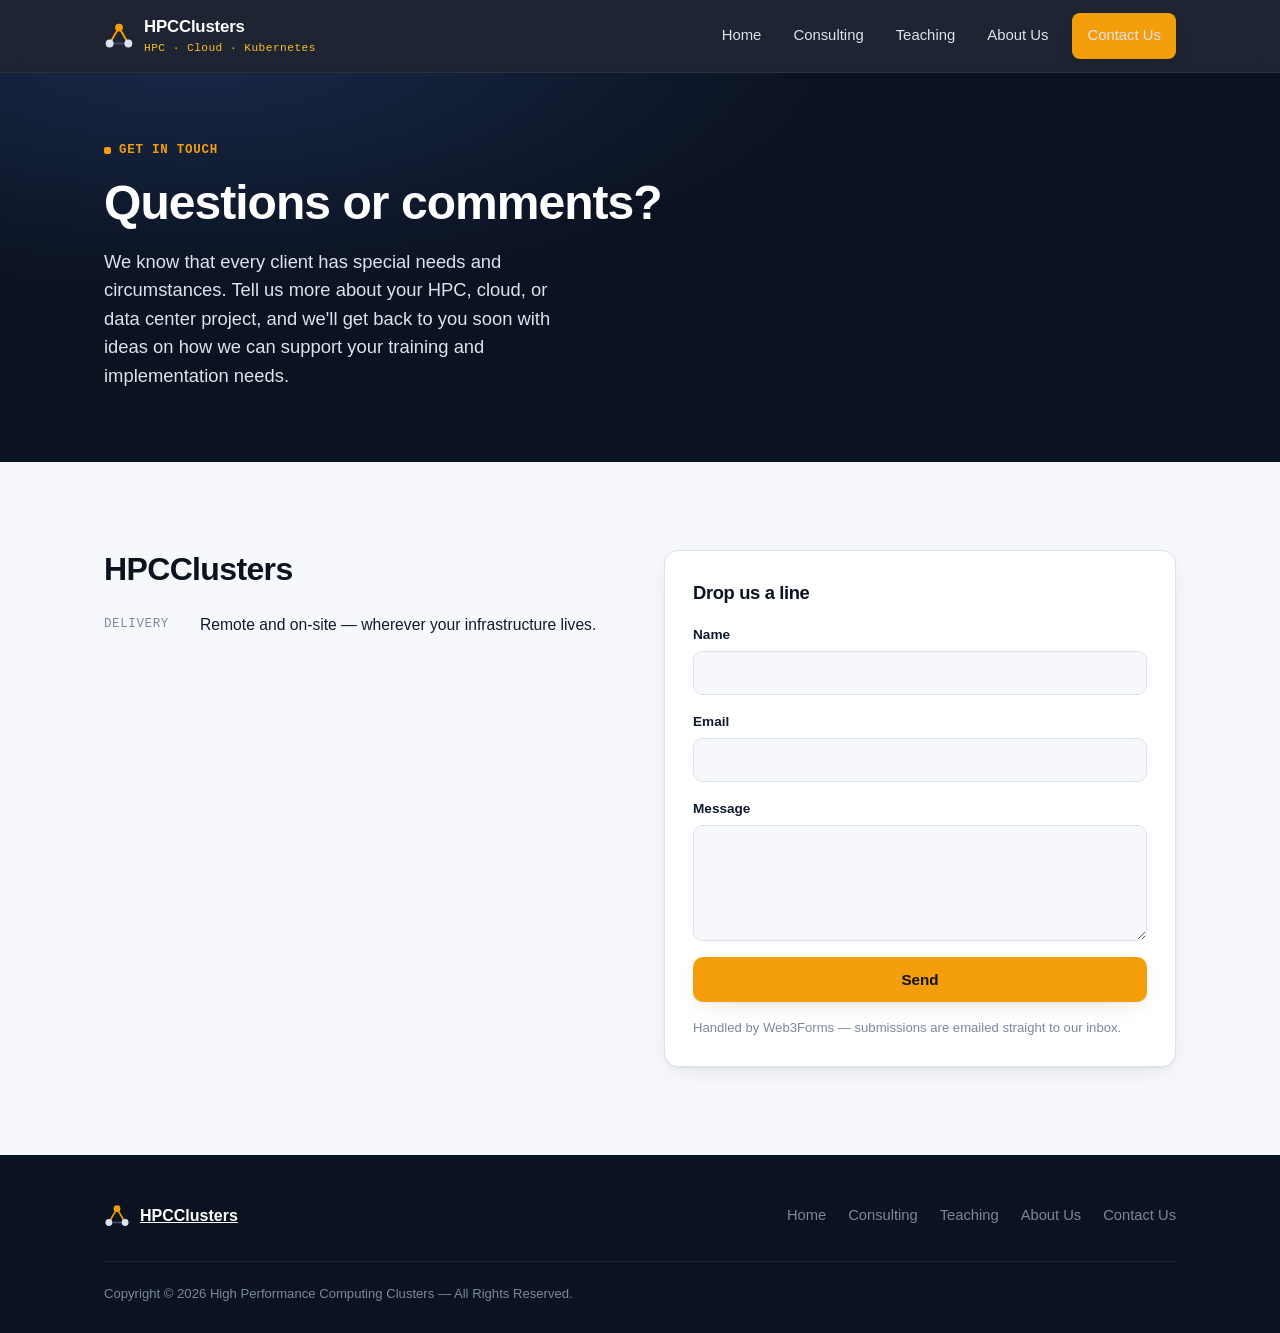
<file: contact.html>
<!doctype html>
<html lang="en">
<head>
<meta charset="utf-8" />
<meta name="viewport" content="width=device-width, initial-scale=1" />
<title>Contact Us — HPCClusters</title>
<meta name="description" content="Get in touch with HPCClusters about your HPC training and implementation needs." />
<link rel="stylesheet" href="assets/styles.css" />
</head>
<body>

<header class="site">
  <div class="wrap nav">
    <a class="brand" href="index.html">
      <svg class="mark" viewBox="0 0 32 32" xmlns="http://www.w3.org/2000/svg">
        <line x1="16" y1="7" x2="6" y2="24" stroke="#f59e0b" stroke-width="2"/>
        <line x1="16" y1="7" x2="26" y2="24" stroke="#f59e0b" stroke-width="2"/>
        <line x1="6" y1="24" x2="26" y2="24" stroke="#3a4a6b" stroke-width="2"/>
        <circle cx="16" cy="7" r="4.2" fill="#f59e0b"/>
        <circle cx="6" cy="24" r="4.2" fill="#dde3ee"/>
        <circle cx="26" cy="24" r="4.2" fill="#dde3ee"/>
      </svg>
      <span>HPCClusters<span class="sub">HPC · Cloud · Kubernetes</span></span>
    </a>
    <button class="nav-toggle" aria-label="Toggle navigation" aria-expanded="false">☰</button>
    <ul class="nav-links">
      <li><a href="index.html">Home</a></li>
      <li><a href="consulting.html">Consulting</a></li>
      <li><a href="teaching.html">Teaching</a></li>
      <li><a href="about.html">About Us</a></li>
      <li class="cta"><a href="contact.html" class="btn btn-primary">Contact Us</a></li>
    </ul>
  </div>
</header>

<section class="hero hero-small">
  <div class="wrap">
    <span class="eyebrow">Get in touch</span>
    <h1>Questions or comments?</h1>
    <p class="lede">We know that every client has special needs and circumstances. Tell us more about your HPC, cloud, or data center project, and we'll get back to you soon with ideas on how we can support your training and implementation needs.</p>
  </div>
</section>

<section>
  <div class="wrap">
    <div class="contact-layout">
      <div>
        <h2>HPCClusters</h2>
        <ul class="info-list">
          <li><span class="k">Delivery</span><span>Remote and on-site — wherever your infrastructure lives.</span></li>
        </ul>
      </div>

      <form class="contact-form" id="contact-form" method="POST" action="https://api.web3forms.com/submit">
        <input type="hidden" name="access_key" value="960ab135-d630-43d4-9259-5df151b44369" />
        <input type="hidden" name="redirect" value="https://hpcclusters.com/thank-you.html" />

        <h3>Drop us a line</h3>
        <div class="field">
          <label for="name">Name</label>
          <input id="name" name="name" type="text" required />
        </div>
        <div class="field">
          <label for="email">Email</label>
          <input id="email" name="email" type="email" required />
        </div>
        <div class="field">
          <label for="message">Message</label>
          <textarea id="message" name="message" rows="5" required></textarea>
        </div>
        <button class="btn btn-primary" type="submit">Send</button>
        <p class="form-note">Handled by Web3Forms — submissions are emailed straight to our inbox.</p>
      </form>
      <div class="form-success" id="form-success" hidden>
        <h3>Message sent</h3>
        <p>Thanks for reaching out — we'll get back to you soon.</p>
      </div>
    </div>
  </div>
</section>

<footer class="site">
  <div class="wrap">
    <div class="footer-top">
      <a class="footer-brand" href="index.html">
        <svg class="mark" viewBox="0 0 32 32" xmlns="http://www.w3.org/2000/svg">
          <line x1="16" y1="7" x2="6" y2="24" stroke="#f59e0b" stroke-width="2"/>
          <line x1="16" y1="7" x2="26" y2="24" stroke="#f59e0b" stroke-width="2"/>
          <line x1="6" y1="24" x2="26" y2="24" stroke="#3a4a6b" stroke-width="2"/>
          <circle cx="16" cy="7" r="4.2" fill="#f59e0b"/>
          <circle cx="6" cy="24" r="4.2" fill="#dde3ee"/>
          <circle cx="26" cy="24" r="4.2" fill="#dde3ee"/>
        </svg>
        HPCClusters
      </a>
      <ul class="footer-links" style="list-style:none;padding:0;margin:0;">
        <li><a href="index.html">Home</a></li>
        <li><a href="consulting.html">Consulting</a></li>
        <li><a href="teaching.html">Teaching</a></li>
        <li><a href="about.html">About Us</a></li>
        <li><a href="contact.html">Contact Us</a></li>
      </ul>
    </div>
    <div class="footer-bottom">
      <span>Copyright © <span id="year">2026</span> High Performance Computing Clusters — All Rights Reserved.</span>
    </div>
  </div>
</footer>

<script src="assets/script.js"></script>
</body>
</html>
</file>
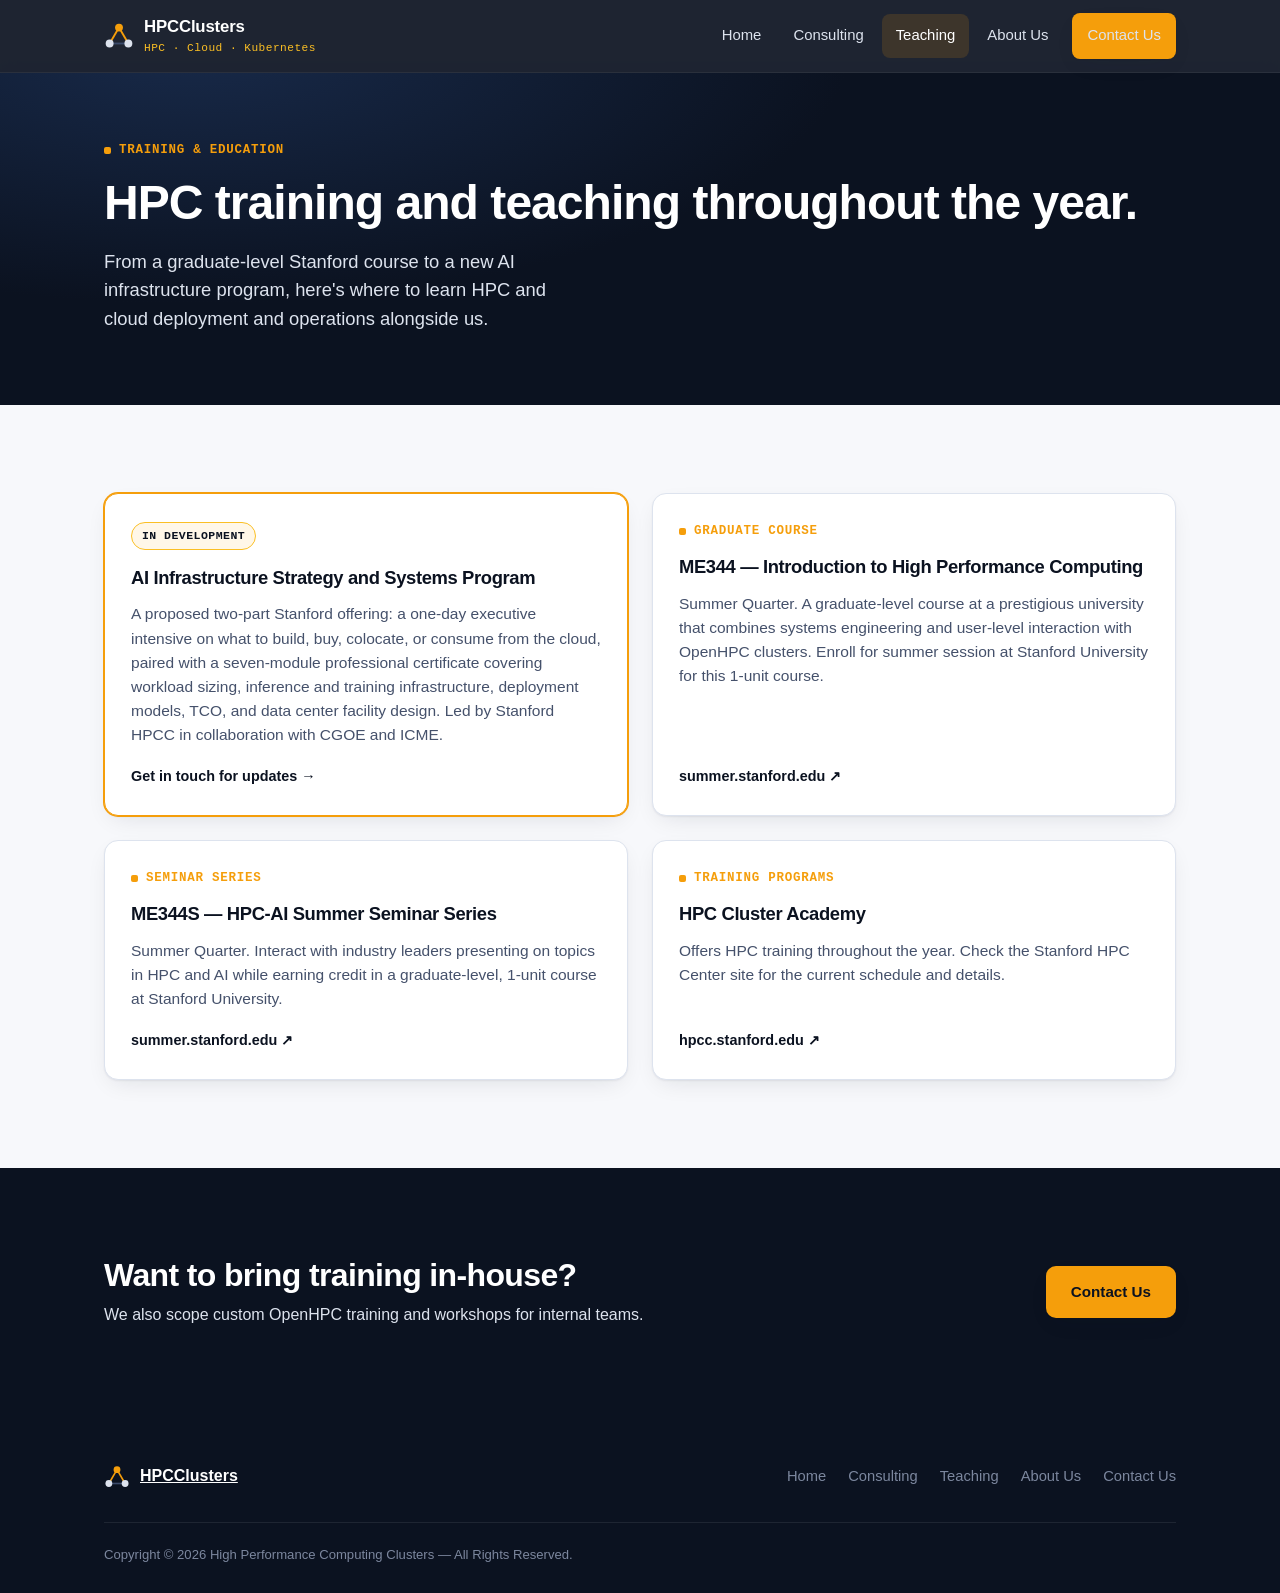
<file: teaching.html>
<!doctype html>
<html lang="en">
<head>
<meta charset="utf-8" />
<meta name="viewport" content="width=device-width, initial-scale=1" />
<title>Teaching — HPCClusters</title>
<meta name="description" content="HPC training and teaching throughout the year — from Stanford summer courses and a new AI infrastructure program to the HPC Cluster Academy." />
<link rel="stylesheet" href="assets/styles.css" />
</head>
<body>

<header class="site">
  <div class="wrap nav">
    <a class="brand" href="index.html">
      <svg class="mark" viewBox="0 0 32 32" xmlns="http://www.w3.org/2000/svg">
        <line x1="16" y1="7" x2="6" y2="24" stroke="#f59e0b" stroke-width="2"/>
        <line x1="16" y1="7" x2="26" y2="24" stroke="#f59e0b" stroke-width="2"/>
        <line x1="6" y1="24" x2="26" y2="24" stroke="#3a4a6b" stroke-width="2"/>
        <circle cx="16" cy="7" r="4.2" fill="#f59e0b"/>
        <circle cx="6" cy="24" r="4.2" fill="#dde3ee"/>
        <circle cx="26" cy="24" r="4.2" fill="#dde3ee"/>
      </svg>
      <span>HPCClusters<span class="sub">HPC · Cloud · Kubernetes</span></span>
    </a>
    <button class="nav-toggle" aria-label="Toggle navigation" aria-expanded="false">☰</button>
    <ul class="nav-links">
      <li><a href="index.html">Home</a></li>
      <li><a href="consulting.html">Consulting</a></li>
      <li><a href="teaching.html" class="active">Teaching</a></li>
      <li><a href="about.html">About Us</a></li>
      <li class="cta"><a href="contact.html" class="btn btn-primary">Contact Us</a></li>
    </ul>
  </div>
</header>

<section class="hero hero-small">
  <div class="wrap">
    <span class="eyebrow">Training &amp; education</span>
    <h1>HPC training and teaching throughout the year.</h1>
    <p class="lede">From a graduate-level Stanford course to a new AI infrastructure program, here's where to learn HPC and cloud deployment and operations alongside us.</p>
  </div>
</section>

<section>
  <div class="wrap">
    <div class="grid-2">

      <a class="card-link" href="contact.html">
        <div class="card card-featured">
          <span class="badge">In development</span>
          <h3 style="margin-top:14px;">AI Infrastructure Strategy and Systems Program</h3>
          <p>A proposed two-part Stanford offering: a one-day executive intensive on what to build, buy, colocate, or consume from the cloud, paired with a seven-module professional certificate covering workload sizing, inference and training infrastructure, deployment models, TCO, and data center facility design. Led by Stanford HPCC in collaboration with CGOE and ICME.</p>
          <span class="more">Get in touch for updates →</span>
        </div>
      </a>

      <a class="card-link" href="https://summer.stanford.edu" target="_blank" rel="noopener">
        <div class="card">
          <span class="eyebrow">Graduate course</span>
          <h3 style="margin-top:12px;">ME344 — Introduction to High Performance Computing</h3>
          <p>Summer Quarter. A graduate-level course at a prestigious university that combines systems engineering and user-level interaction with OpenHPC clusters. Enroll for summer session at Stanford University for this 1‑unit course.</p>
          <span class="more">summer.stanford.edu ↗</span>
        </div>
      </a>

      <a class="card-link" href="https://summer.stanford.edu" target="_blank" rel="noopener">
        <div class="card">
          <span class="eyebrow">Seminar series</span>
          <h3 style="margin-top:12px;">ME344S — HPC‑AI Summer Seminar Series</h3>
          <p>Summer Quarter. Interact with industry leaders presenting on topics in HPC and AI while earning credit in a graduate-level, 1‑unit course at Stanford University.</p>
          <span class="more">summer.stanford.edu ↗</span>
        </div>
      </a>

      <a class="card-link" href="https://hpcc.stanford.edu" target="_blank" rel="noopener">
        <div class="card">
          <span class="eyebrow">Training programs</span>
          <h3 style="margin-top:12px;">HPC Cluster Academy</h3>
          <p>Offers HPC training throughout the year. Check the Stanford HPC Center site for the current schedule and details.</p>
          <span class="more">hpcc.stanford.edu ↗</span>
        </div>
      </a>

    </div>
  </div>
</section>

<section class="on-navy">
  <div class="wrap">
    <div class="cta-band" style="background:none;padding:0;">
      <div>
        <h2>Want to bring training in-house?</h2>
        <p>We also scope custom OpenHPC training and workshops for internal teams.</p>
      </div>
      <a href="contact.html" class="btn btn-primary">Contact Us</a>
    </div>
  </div>
</section>

<footer class="site">
  <div class="wrap">
    <div class="footer-top">
      <a class="footer-brand" href="index.html">
        <svg class="mark" viewBox="0 0 32 32" xmlns="http://www.w3.org/2000/svg">
          <line x1="16" y1="7" x2="6" y2="24" stroke="#f59e0b" stroke-width="2"/>
          <line x1="16" y1="7" x2="26" y2="24" stroke="#f59e0b" stroke-width="2"/>
          <line x1="6" y1="24" x2="26" y2="24" stroke="#3a4a6b" stroke-width="2"/>
          <circle cx="16" cy="7" r="4.2" fill="#f59e0b"/>
          <circle cx="6" cy="24" r="4.2" fill="#dde3ee"/>
          <circle cx="26" cy="24" r="4.2" fill="#dde3ee"/>
        </svg>
        HPCClusters
      </a>
      <ul class="footer-links" style="list-style:none;padding:0;margin:0;">
        <li><a href="index.html">Home</a></li>
        <li><a href="consulting.html">Consulting</a></li>
        <li><a href="teaching.html">Teaching</a></li>
        <li><a href="about.html">About Us</a></li>
        <li><a href="contact.html">Contact Us</a></li>
      </ul>
    </div>
    <div class="footer-bottom">
      <span>Copyright © <span id="year">2026</span> High Performance Computing Clusters — All Rights Reserved.</span>
    </div>
  </div>
</footer>

<script src="assets/script.js"></script>
</body>
</html>
</file>
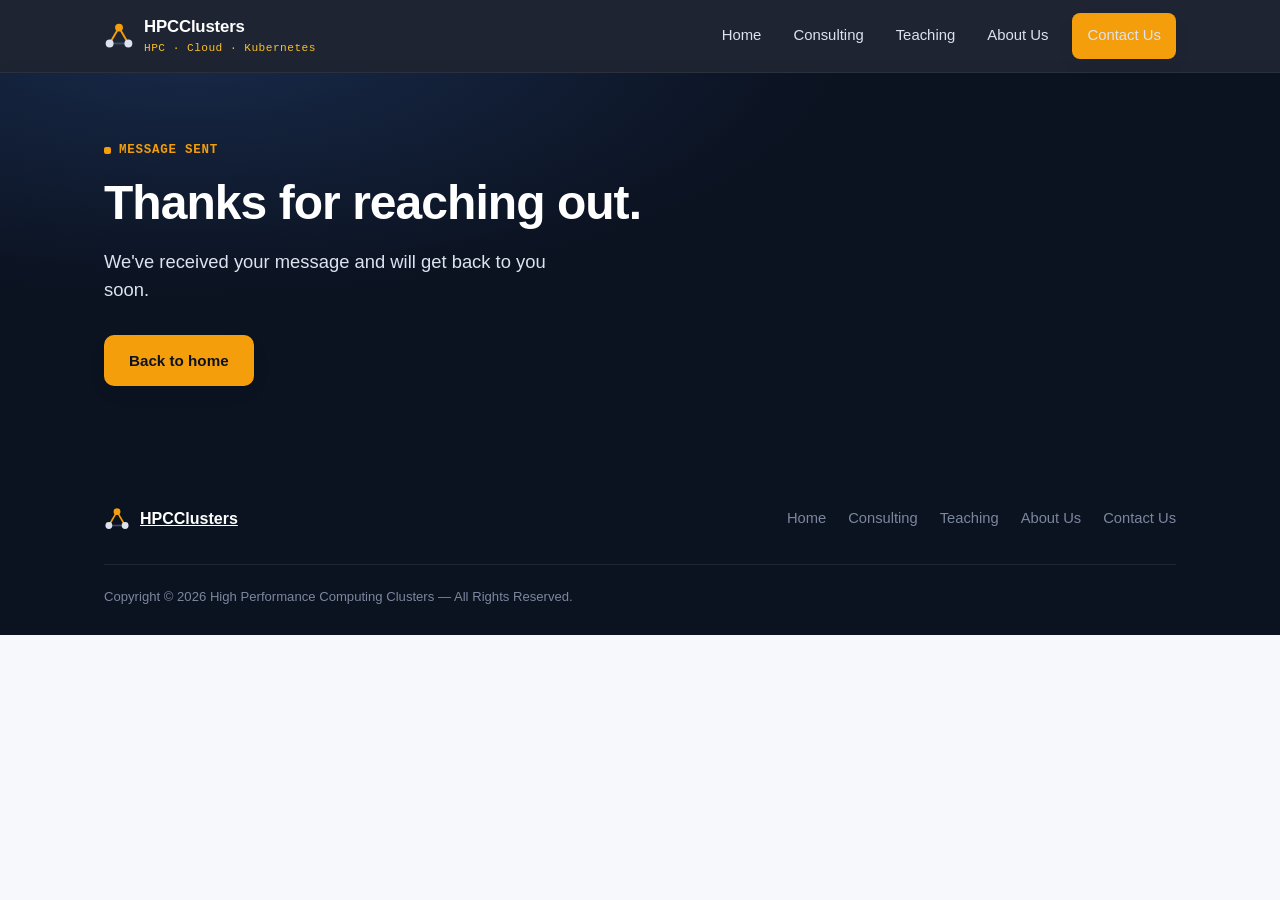
<file: thank-you.html>
<!doctype html>
<html lang="en">
<head>
<meta charset="utf-8" />
<meta name="viewport" content="width=device-width, initial-scale=1" />
<title>Message Sent — HPCClusters</title>
<meta name="description" content="Thanks for contacting HPCClusters — we'll be in touch soon." />
<link rel="stylesheet" href="assets/styles.css" />
</head>
<body>

<header class="site">
  <div class="wrap nav">
    <a class="brand" href="index.html">
      <svg class="mark" viewBox="0 0 32 32" xmlns="http://www.w3.org/2000/svg">
        <line x1="16" y1="7" x2="6" y2="24" stroke="#f59e0b" stroke-width="2"/>
        <line x1="16" y1="7" x2="26" y2="24" stroke="#f59e0b" stroke-width="2"/>
        <line x1="6" y1="24" x2="26" y2="24" stroke="#3a4a6b" stroke-width="2"/>
        <circle cx="16" cy="7" r="4.2" fill="#f59e0b"/>
        <circle cx="6" cy="24" r="4.2" fill="#dde3ee"/>
        <circle cx="26" cy="24" r="4.2" fill="#dde3ee"/>
      </svg>
      <span>HPCClusters<span class="sub">HPC · Cloud · Kubernetes</span></span>
    </a>
    <button class="nav-toggle" aria-label="Toggle navigation" aria-expanded="false">☰</button>
    <ul class="nav-links">
      <li><a href="index.html">Home</a></li>
      <li><a href="consulting.html">Consulting</a></li>
      <li><a href="teaching.html">Teaching</a></li>
      <li><a href="about.html">About Us</a></li>
      <li class="cta"><a href="contact.html" class="btn btn-primary">Contact Us</a></li>
    </ul>
  </div>
</header>

<section class="hero hero-small">
  <div class="wrap">
    <span class="eyebrow">Message sent</span>
    <h1>Thanks for reaching out.</h1>
    <p class="lede">We've received your message and will get back to you soon.</p>
    <div class="hero-actions">
      <a href="index.html" class="btn btn-primary">Back to home</a>
    </div>
  </div>
</section>

<footer class="site">
  <div class="wrap">
    <div class="footer-top">
      <a class="footer-brand" href="index.html">
        <svg class="mark" viewBox="0 0 32 32" xmlns="http://www.w3.org/2000/svg">
          <line x1="16" y1="7" x2="6" y2="24" stroke="#f59e0b" stroke-width="2"/>
          <line x1="16" y1="7" x2="26" y2="24" stroke="#f59e0b" stroke-width="2"/>
          <line x1="6" y1="24" x2="26" y2="24" stroke="#3a4a6b" stroke-width="2"/>
          <circle cx="16" cy="7" r="4.2" fill="#f59e0b"/>
          <circle cx="6" cy="24" r="4.2" fill="#dde3ee"/>
          <circle cx="26" cy="24" r="4.2" fill="#dde3ee"/>
        </svg>
        HPCClusters
      </a>
      <ul class="footer-links" style="list-style:none;padding:0;margin:0;">
        <li><a href="index.html">Home</a></li>
        <li><a href="consulting.html">Consulting</a></li>
        <li><a href="teaching.html">Teaching</a></li>
        <li><a href="about.html">About Us</a></li>
        <li><a href="contact.html">Contact Us</a></li>
      </ul>
    </div>
    <div class="footer-bottom">
      <span>Copyright © <span id="year">2026</span> High Performance Computing Clusters — All Rights Reserved.</span>
    </div>
  </div>
</footer>

<script src="assets/script.js"></script>
</body>
</html>
</file>
<file: assets/styles.css>
/* ===========================================================
   HPCClusters — design system
   =========================================================== */

:root {
  --navy-900: #0b1220;
  --navy-800: #101a2e;
  --navy-700: #16233c;
  --slate-600: #45516b;
  --slate-400: #7c879e;
  --slate-200: #dde3ee;
  --paper: #f7f8fb;
  --white: #ffffff;
  --amber-500: #f59e0b;
  --amber-400: #fbbf24;
  --amber-050: #fff7e8;

  --font-sans: -apple-system, BlinkMacSystemFont, "Segoe UI", Roboto, Helvetica, Arial, sans-serif;
  --font-mono: ui-monospace, SFMono-Regular, "SF Mono", Menlo, Consolas, "Liberation Mono", monospace;

  --radius: 14px;
  --shadow-soft: 0 1px 2px rgba(15, 23, 42, 0.06), 0 8px 24px -8px rgba(15, 23, 42, 0.12);
  --shadow-lift: 0 4px 8px rgba(15, 23, 42, 0.08), 0 16px 40px -12px rgba(15, 23, 42, 0.22);
  --max: 1120px;
}

* { box-sizing: border-box; }
html { scroll-behavior: smooth; }

body {
  margin: 0;
  font-family: var(--font-sans);
  color: var(--navy-800);
  background: var(--paper);
  line-height: 1.55;
  -webkit-font-smoothing: antialiased;
}

img { max-width: 100%; display: block; }
a { color: inherit; }

.wrap {
  max-width: var(--max);
  margin: 0 auto;
  padding: 0 24px;
}

.eyebrow {
  display: inline-flex;
  align-items: center;
  gap: 8px;
  font-family: var(--font-mono);
  font-size: 12.5px;
  letter-spacing: 0.06em;
  text-transform: uppercase;
  color: var(--amber-500);
  font-weight: 600;
}
.eyebrow::before {
  content: "";
  width: 7px;
  height: 7px;
  border-radius: 2px;
  background: var(--amber-500);
  display: inline-block;
}

h1, h2, h3, h4 { font-family: var(--font-sans); font-weight: 700; letter-spacing: -0.02em; margin: 0; color: var(--navy-900); }
h1 { font-size: clamp(2rem, 4vw, 3rem); line-height: 1.12; }
h2 { font-size: clamp(1.5rem, 2.6vw, 2rem); line-height: 1.2; }
h3 { font-size: 1.15rem; }
p { margin: 0; }
.lede { font-size: 1.15rem; color: var(--slate-600); }

.btn {
  display: inline-flex;
  align-items: center;
  justify-content: center;
  gap: 8px;
  padding: 13px 24px;
  border-radius: 10px;
  font-weight: 600;
  font-size: 0.95rem;
  text-decoration: none;
  border: 1px solid transparent;
  cursor: pointer;
  transition: transform 0.15s ease, box-shadow 0.15s ease, background 0.15s ease, border-color 0.15s ease;
  white-space: nowrap;
}
.btn:hover { transform: translateY(-1px); }
.btn-primary { background: var(--amber-500); color: var(--navy-900); box-shadow: var(--shadow-soft); }
.btn-primary:hover { background: var(--amber-400); box-shadow: var(--shadow-lift); }
.btn-ghost { background: transparent; color: var(--white); border-color: rgba(255,255,255,0.28); }
.btn-ghost:hover { border-color: rgba(255,255,255,0.55); }
.btn-outline { background: transparent; color: var(--navy-900); border-color: var(--slate-200); }
.btn-outline:hover { border-color: var(--navy-800); }

/* ---------- header ---------- */
header.site {
  position: sticky;
  top: 0;
  z-index: 50;
  background: rgba(11, 18, 32, 0.92);
  backdrop-filter: saturate(140%) blur(10px);
  border-bottom: 1px solid rgba(255,255,255,0.06);
}
.nav {
  display: flex;
  align-items: center;
  justify-content: space-between;
  height: 72px;
}
.brand {
  display: flex;
  align-items: center;
  gap: 10px;
  text-decoration: none;
  color: var(--white);
  font-weight: 700;
  font-size: 1.05rem;
  letter-spacing: -0.01em;
}
.brand .mark { width: 30px; height: 30px; flex: none; }
.brand .sub { font-family: var(--font-mono); font-size: 0.7rem; color: var(--amber-400); letter-spacing: 0.04em; display: block; font-weight: 500; }

.nav-links { display: flex; align-items: center; gap: 4px; list-style: none; margin: 0; padding: 0; }
.nav-links a {
  display: inline-block;
  padding: 10px 14px;
  color: var(--slate-200);
  text-decoration: none;
  font-size: 0.93rem;
  font-weight: 500;
  border-radius: 8px;
  transition: color 0.15s ease, background 0.15s ease;
}
.nav-links a:hover { color: var(--white); background: rgba(255,255,255,0.07); }
.nav-links a.active { color: var(--white); background: rgba(245,158,11,0.14); }
.nav-links .cta { margin-left: 6px; }

.nav-toggle {
  display: none;
  background: none;
  border: 1px solid rgba(255,255,255,0.2);
  border-radius: 8px;
  width: 40px;
  height: 40px;
  color: var(--white);
  cursor: pointer;
}

@media (max-width: 860px) {
  .nav-toggle { display: inline-flex; align-items: center; justify-content: center; }
  .nav-links {
    position: absolute;
    top: 72px; left: 0; right: 0;
    background: var(--navy-900);
    flex-direction: column;
    align-items: stretch;
    padding: 8px 20px 18px;
    border-bottom: 1px solid rgba(255,255,255,0.08);
    display: none;
  }
  .nav-links.open { display: flex; }
  .nav-links a { padding: 12px 10px; }
  .nav-links .cta { margin-left: 0; margin-top: 6px; }
}

/* ---------- hero ---------- */
.hero {
  position: relative;
  background: radial-gradient(1200px 480px at 15% -10%, #182a4a 0%, var(--navy-900) 55%), var(--navy-900);
  color: var(--white);
  overflow: hidden;
  padding: 84px 0 96px;
}
.hero-grid {
  display: grid;
  grid-template-columns: 1.1fr 0.9fr;
  gap: 48px;
  align-items: center;
  position: relative;
  z-index: 2;
}
@media (max-width: 900px) { .hero-grid { grid-template-columns: 1fr; } }

.hero p.lede { color: var(--slate-200); margin-top: 18px; max-width: 46ch; }
.hero h1 { color: var(--white); margin-top: 14px; }
.hero-actions { display: flex; gap: 12px; margin-top: 30px; flex-wrap: wrap; }
.hero-small { padding: 64px 0 72px; }

.hybrid-flow { width: 100%; height: auto; overflow: visible; }

.hybrid-flow .flow-path {
  fill: none;
  stroke: #2c3c5c;
  stroke-width: 1.6;
  stroke-dasharray: 3 7;
  stroke-linecap: round;
}

.hybrid-flow .particle {
  fill: var(--amber-500);
  filter: drop-shadow(0 0 4px rgba(245, 158, 11, 0.65));
}
.hybrid-flow .particle-cloud { fill: var(--amber-400); }

.hybrid-flow .node-badge circle {
  fill: var(--navy-700);
  stroke: rgba(255, 255, 255, 0.14);
  stroke-width: 1.5;
}
.hybrid-flow .node-badge-primary circle {
  fill: var(--navy-800);
  stroke: var(--amber-500);
  stroke-width: 2;
}

.hybrid-flow .flow-label {
  fill: var(--slate-400);
  font-family: var(--font-mono);
  font-size: 11px;
  letter-spacing: 0.08em;
}
.hybrid-flow .flow-label-primary { fill: var(--amber-400); font-weight: 600; }

@media (prefers-reduced-motion: reduce) {
  .hybrid-flow .particle { display: none; }
}

/* ---------- sections ---------- */
section { padding: 88px 0; }
.section-head { max-width: 640px; margin-bottom: 44px; }
.section-head h2 { margin-top: 10px; }
.section-head p { margin-top: 14px; color: var(--slate-600); font-size: 1.05rem; }
.center { text-align: center; margin-left: auto; margin-right: auto; }

.on-navy { background: var(--navy-900); color: var(--white); }
.on-navy .section-head p { color: var(--slate-200); }
.on-navy h2 { color: var(--white); }
.on-paper-alt { background: var(--white); }

/* ---------- cards ---------- */
.grid-3 { display: grid; grid-template-columns: repeat(3, 1fr); gap: 24px; }
.grid-2 { display: grid; grid-template-columns: repeat(2, 1fr); gap: 24px; }
.grid-4 { display: grid; grid-template-columns: repeat(4, 1fr); gap: 24px; }
@media (max-width: 1100px) { .grid-4 { grid-template-columns: repeat(2, 1fr); } }
@media (max-width: 900px) { .grid-3, .grid-2 { grid-template-columns: 1fr; } }
@media (max-width: 640px) { .grid-4 { grid-template-columns: 1fr; } }

.card {
  background: var(--white);
  border: 1px solid var(--slate-200);
  border-radius: var(--radius);
  padding: 28px 26px;
  box-shadow: var(--shadow-soft);
  transition: transform 0.18s ease, box-shadow 0.18s ease;
}
.card:hover { transform: translateY(-3px); box-shadow: var(--shadow-lift); }
.card-featured { border-color: var(--amber-500); box-shadow: 0 0 0 1px var(--amber-500), var(--shadow-soft); }
.card-featured:hover { box-shadow: 0 0 0 1px var(--amber-500), var(--shadow-lift); }
.badge {
  display: inline-flex;
  align-self: flex-start;
  align-items: center;
  gap: 6px;
  font-family: var(--font-mono);
  font-size: 0.72rem;
  font-weight: 700;
  letter-spacing: 0.04em;
  text-transform: uppercase;
  color: var(--navy-900);
  background: var(--amber-050);
  border: 1px solid var(--amber-400);
  padding: 4px 10px;
  border-radius: 999px;
}
.card .icon {
  width: 42px; height: 42px;
  border-radius: 10px;
  background: var(--amber-050);
  display: flex; align-items: center; justify-content: center;
  margin-bottom: 18px;
  color: var(--amber-500);
}
.card h3 { margin-bottom: 10px; }
.card p { color: var(--slate-600); font-size: 0.97rem; }
.card .tag {
  display: inline-block;
  margin-top: 16px;
  font-family: var(--font-mono);
  font-size: 0.75rem;
  color: var(--slate-400);
  letter-spacing: 0.03em;
}

.card-link { text-decoration: none; }
.card-link .card { height: 100%; display: flex; flex-direction: column; }
.card-link .more { margin-top: auto; padding-top: 18px; font-weight: 600; font-size: 0.9rem; color: var(--navy-900); display: flex; align-items: center; gap: 6px; }

.small-jobs {
  margin-top: 32px;
  padding: 20px 24px;
  background: var(--white);
  border: 1px solid var(--slate-200);
  border-radius: var(--radius);
  display: flex;
  align-items: center;
  justify-content: space-between;
  gap: 16px 28px;
  flex-wrap: wrap;
}
.small-jobs p { color: var(--slate-600); font-size: 0.97rem; max-width: 66ch; }
.small-jobs p strong { color: var(--navy-900); }
.small-jobs a { font-weight: 600; font-size: 0.92rem; color: var(--navy-900); text-decoration: none; white-space: nowrap; }
.small-jobs a:hover { color: var(--amber-500); }
.card-link:hover .more { color: var(--amber-500); }

/* ---------- stats / trust strip ---------- */
.stats {
  display: grid;
  grid-template-columns: repeat(4, 1fr);
  gap: 24px;
  padding: 40px 0;
  border-top: 1px solid rgba(255,255,255,0.08);
  border-bottom: 1px solid rgba(255,255,255,0.08);
}
@media (max-width: 760px) { .stats { grid-template-columns: repeat(2, 1fr); } }
.stat b { display: block; font-size: 1.9rem; color: var(--white); font-family: var(--font-mono); }
.stat span { color: var(--slate-400); font-size: 0.85rem; }

/* ---------- steps ---------- */
.steps { display: grid; grid-template-columns: repeat(3, 1fr); gap: 24px; counter-reset: step; }
.steps-4 { display: grid; grid-template-columns: repeat(4, 1fr); gap: 24px; }
@media (max-width: 1100px) { .steps-4 { grid-template-columns: repeat(2, 1fr); } }
@media (max-width: 900px) { .steps { grid-template-columns: 1fr; } }
@media (max-width: 640px) { .steps-4 { grid-template-columns: 1fr; } }
.step { position: relative; padding-left: 4px; }
.step .num {
  font-family: var(--font-mono);
  font-size: 0.85rem;
  color: var(--amber-500);
  font-weight: 700;
  display: block;
  margin-bottom: 10px;
}
.step h3 { margin-bottom: 8px; }
.step p { color: var(--slate-600); font-size: 0.96rem; }

/* ---------- CTA band ---------- */
.cta-band {
  background: var(--navy-900);
  color: var(--white);
  border-radius: 20px;
  padding: 52px 44px;
  display: flex;
  align-items: center;
  justify-content: space-between;
  gap: 24px;
  flex-wrap: wrap;
  background-image: radial-gradient(600px 220px at 90% 0%, rgba(245,158,11,0.16), transparent 60%);
}
.cta-band h2 { color: var(--white); }
.cta-band p { color: var(--slate-200); margin-top: 8px; }

/* ---------- about / bio ---------- */
.bio-layout { display: grid; grid-template-columns: 260px 1fr; gap: 44px; align-items: start; }
@media (max-width: 800px) { .bio-layout { grid-template-columns: 1fr; } }
.avatar {
  width: 180px; height: 180px;
  border-radius: 50%;
  background: linear-gradient(145deg, var(--navy-800), var(--navy-900));
  color: var(--amber-400);
  display: flex; align-items: center; justify-content: center;
  font-family: var(--font-mono);
  font-size: 2.6rem;
  font-weight: 700;
  border: 4px solid var(--white);
  box-shadow: var(--shadow-lift);
}
.bio p { color: var(--slate-600); margin-bottom: 16px; font-size: 1.02rem; }
.credentials { list-style: none; margin: 24px 0 0; padding: 0; display: grid; gap: 12px; }
.credentials li { display: flex; gap: 10px; font-size: 0.95rem; color: var(--navy-800); }
.credentials li::before { content: "▸"; color: var(--amber-500); font-weight: 700; }

/* ---------- contact ---------- */
.contact-layout { display: grid; grid-template-columns: 1fr 1fr; gap: 48px; }
@media (max-width: 860px) { .contact-layout { grid-template-columns: 1fr; } }
.info-list { list-style: none; margin: 24px 0 0; padding: 0; display: grid; gap: 16px; }
.info-list li { display: flex; gap: 12px; align-items: flex-start; font-size: 0.98rem; }
.info-list .k { color: var(--slate-400); font-family: var(--font-mono); font-size: 0.78rem; text-transform: uppercase; letter-spacing: 0.05em; min-width: 84px; padding-top: 2px; }

form.contact-form { display: grid; gap: 16px; background: var(--white); border: 1px solid var(--slate-200); border-radius: var(--radius); padding: 28px; box-shadow: var(--shadow-soft); }
form.contact-form[hidden] { display: none; }
.field { display: grid; gap: 6px; }
.field label { font-size: 0.85rem; font-weight: 600; color: var(--navy-800); }
.field input, .field textarea {
  font-family: var(--font-sans);
  font-size: 0.96rem;
  padding: 12px 14px;
  border-radius: 9px;
  border: 1px solid var(--slate-200);
  background: var(--paper);
  color: var(--navy-900);
  resize: vertical;
}
.field input:focus, .field textarea:focus { outline: 2px solid var(--amber-400); outline-offset: 1px; }
.form-note { font-size: 0.82rem; color: var(--slate-400); }

.form-success {
  background: var(--white);
  border: 1px solid var(--slate-200);
  border-radius: var(--radius);
  padding: 28px;
  box-shadow: var(--shadow-soft);
}
.form-success h3 { color: var(--navy-900); }
.form-success p { color: var(--slate-600); margin-top: 8px; }

/* ---------- footer ---------- */
footer.site {
  background: var(--navy-900);
  color: var(--slate-400);
  padding: 48px 0 28px;
}
.footer-top {
  display: flex;
  justify-content: space-between;
  gap: 24px;
  flex-wrap: wrap;
  padding-bottom: 32px;
  border-bottom: 1px solid rgba(255,255,255,0.08);
}
.footer-brand { color: var(--white); font-weight: 700; display: flex; align-items: center; gap: 10px; }
.footer-brand .mark { width: 26px; height: 26px; }
.footer-links { display: flex; gap: 22px; flex-wrap: wrap; }
.footer-links a { color: var(--slate-400); text-decoration: none; font-size: 0.92rem; }
.footer-links a:hover { color: var(--white); }
.social { display: flex; gap: 14px; }
.social a { color: var(--slate-400); }
.social a:hover { color: var(--amber-400); }
.footer-bottom { display: flex; justify-content: space-between; gap: 12px; flex-wrap: wrap; padding-top: 22px; font-size: 0.82rem; }
</file>
